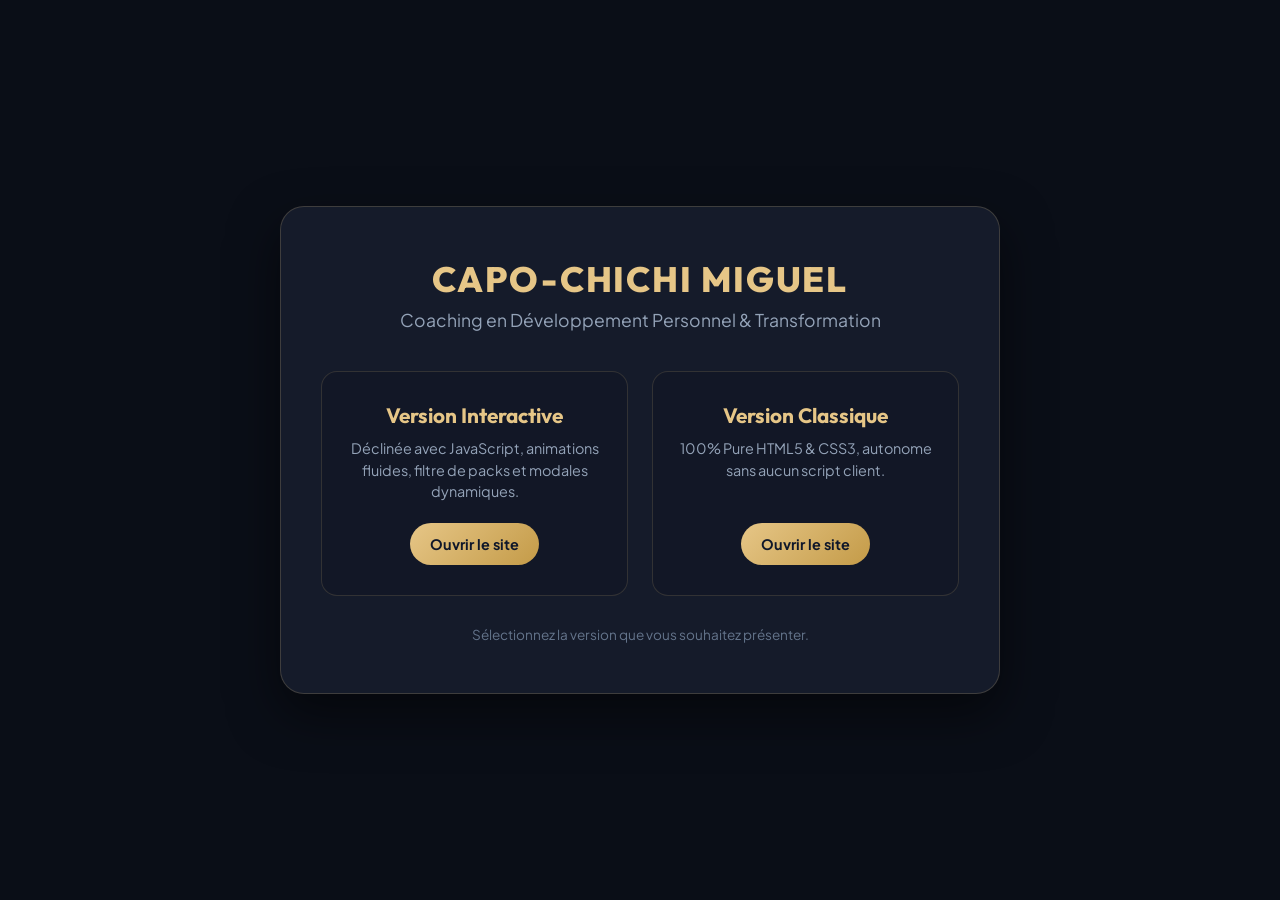
<file: Site/index.html>
<!DOCTYPE html>
<html lang="fr">
<head>
  <meta charset="UTF-8">
  <meta name="viewport" content="width=device-width, initial-scale=1.0">
  <title>CAPO-CHICHI Miguel | Site Vitrine Coaching</title>
  <meta name="description" content="Portail des versions du site vitrine de coaching en développement personnel par Miguel CAPO-CHICHI.">
  <style>
    @import url('https://fonts.googleapis.com/css2?family=Outfit:wght@400;600;800&family=Plus+Jakarta+Sans:wght@400;500;600&display=swap');
    * { margin: 0; padding: 0; box-sizing: border-box; }
    body {
      font-family: 'Plus Jakarta Sans', sans-serif;
      background: #0A0E17;
      color: #F8FAFC;
      min-height: 100vh;
      display: flex;
      flex-direction: column;
      justify-content: center;
      align-items: center;
      padding: 30px;
    }
    .portal-card {
      background: rgba(26, 34, 52, 0.7);
      border: 1px solid rgba(230, 198, 135, 0.2);
      border-radius: 24px;
      padding: 50px 40px;
      max-width: 720px;
      width: 100%;
      text-align: center;
      box-shadow: 0 20px 50px rgba(0, 0, 0, 0.5);
    }
    .brand-title {
      font-family: 'Outfit', sans-serif;
      font-size: 2.2rem;
      font-weight: 800;
      color: #E6C687;
      letter-spacing: 0.05em;
      margin-bottom: 8px;
    }
    .brand-subtitle {
      color: #94A3B8;
      font-size: 1.1rem;
      margin-bottom: 40px;
    }
    .options-grid {
      display: grid;
      grid-template-columns: 1fr 1fr;
      gap: 24px;
      margin-bottom: 30px;
    }
    .option-box {
      background: rgba(18, 24, 38, 0.9);
      border: 1px solid rgba(230, 198, 135, 0.15);
      border-radius: 16px;
      padding: 30px 20px;
      text-decoration: none;
      color: #F8FAFC;
      transition: all 0.3s ease;
      display: flex;
      flex-direction: column;
      justify-content: space-between;
    }
    .option-box:hover {
      border-color: #E6C687;
      transform: translateY(-5px);
      box-shadow: 0 10px 30px rgba(230, 198, 135, 0.15);
    }
    .option-title {
      font-family: 'Outfit', sans-serif;
      font-size: 1.3rem;
      font-weight: 700;
      color: #E6C687;
      margin-bottom: 10px;
    }
    .option-desc {
      font-size: 0.9rem;
      color: #94A3B8;
      line-height: 1.5;
      margin-bottom: 20px;
    }
    .btn-action {
      display: inline-block;
      padding: 12px 20px;
      border-radius: 999px;
      background: linear-gradient(135deg, #E6C687 0%, #C49B48 100%);
      color: #0F172A;
      font-weight: 700;
      font-size: 0.9rem;
    }
    .footer-note {
      font-size: 0.85rem;
      color: #64748B;
      margin-top: 15px;
    }
    @media (max-width: 600px) {
      .options-grid { grid-template-columns: 1fr; }
      .portal-card { padding: 30px 20px; }
    }
  </style>
</head>
<body>

  <div class="portal-card">
    <div class="brand-title">CAPO-CHICHI MIGUEL</div>
    <div class="brand-subtitle">Coaching en Développement Personnel & Transformation</div>

    <div class="options-grid">
      <a href="./interactive/" class="option-box">
        <div>
          <div class="option-title">Version Interactive</div>
          <div class="option-desc">Déclinée avec JavaScript, animations fluides, filtre de packs et modales dynamiques.</div>
        </div>
        <div>
          <span class="btn-action">Ouvrir le site</span>
        </div>
      </a>

      <a href="./classique/" class="option-box">
        <div>
          <div class="option-title">Version Classique</div>
          <div class="option-desc">100% Pure HTML5 & CSS3, autonome sans aucun script client.</div>
        </div>
        <div>
          <span class="btn-action">Ouvrir le site</span>
        </div>
      </a>
    </div>

    <div class="footer-note">
      Sélectionnez la version que vous souhaitez présenter.
    </div>
  </div>

</body>
</html>
</file>
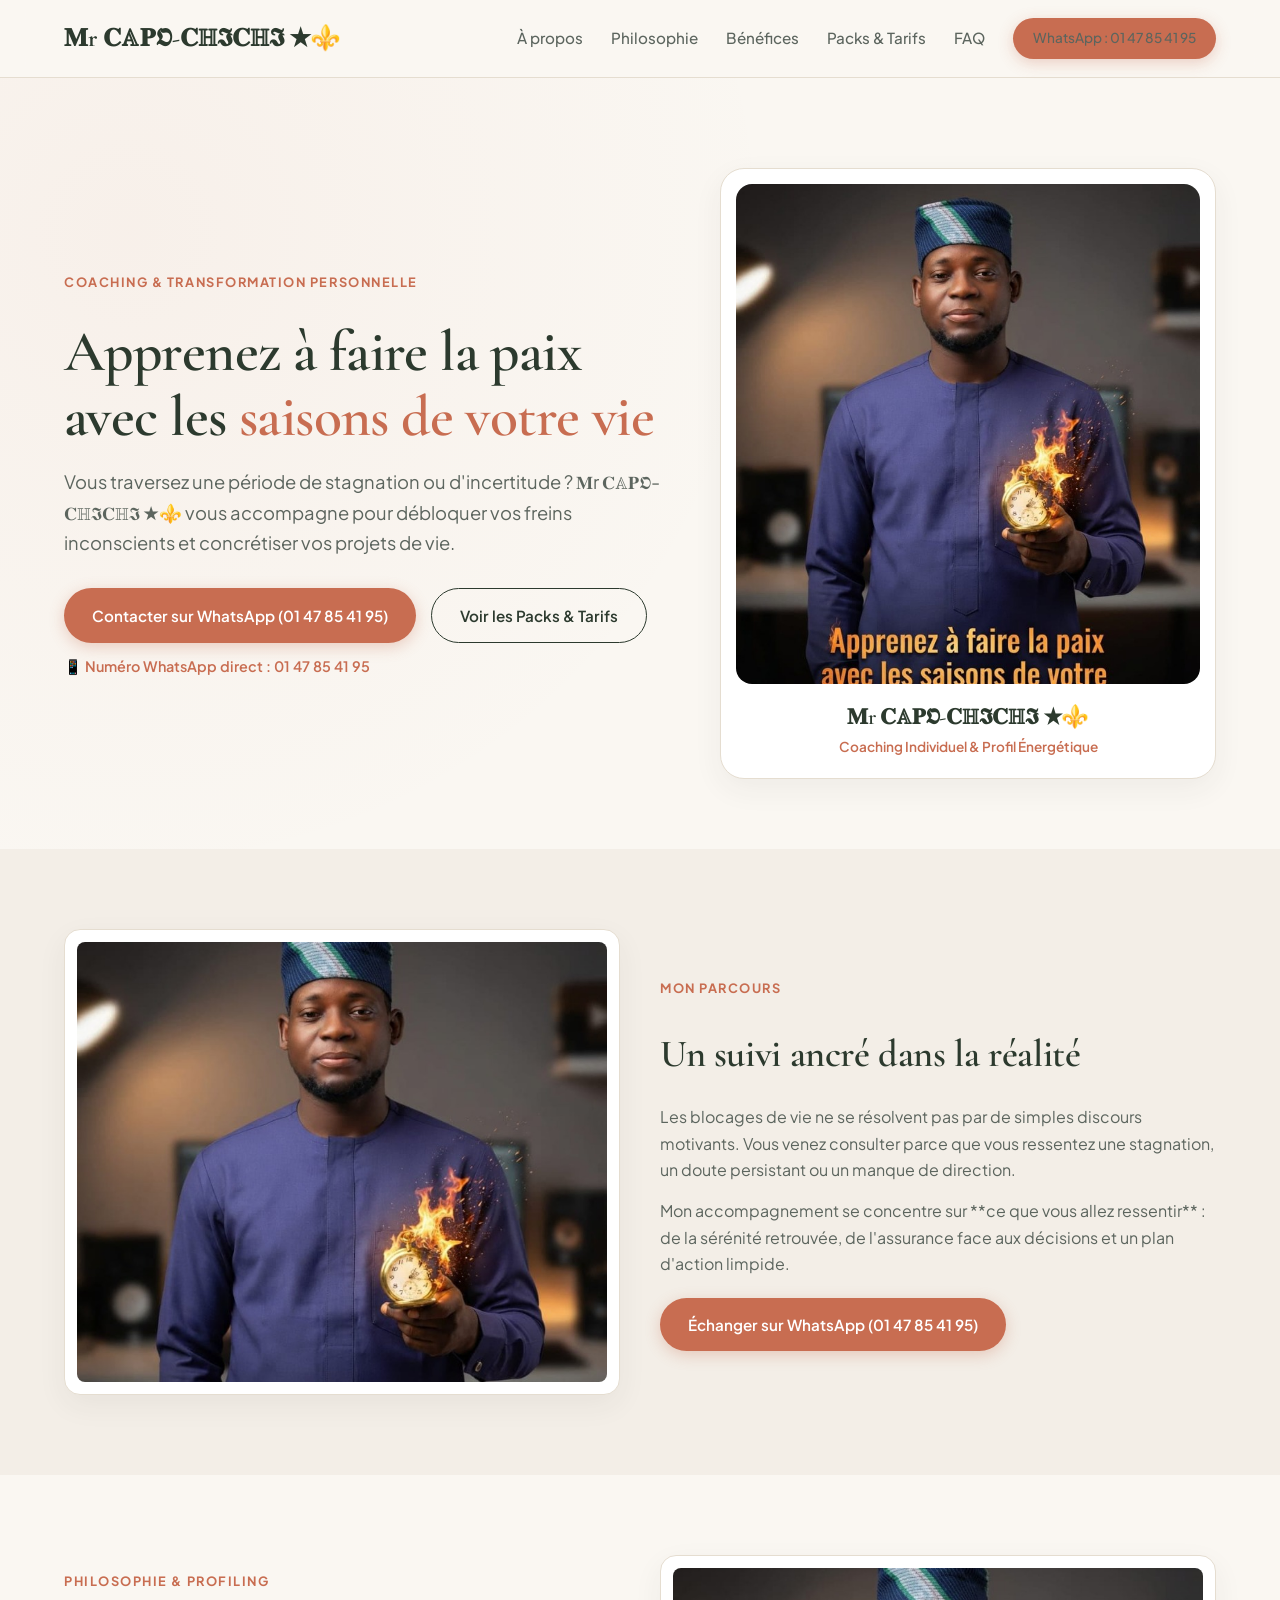
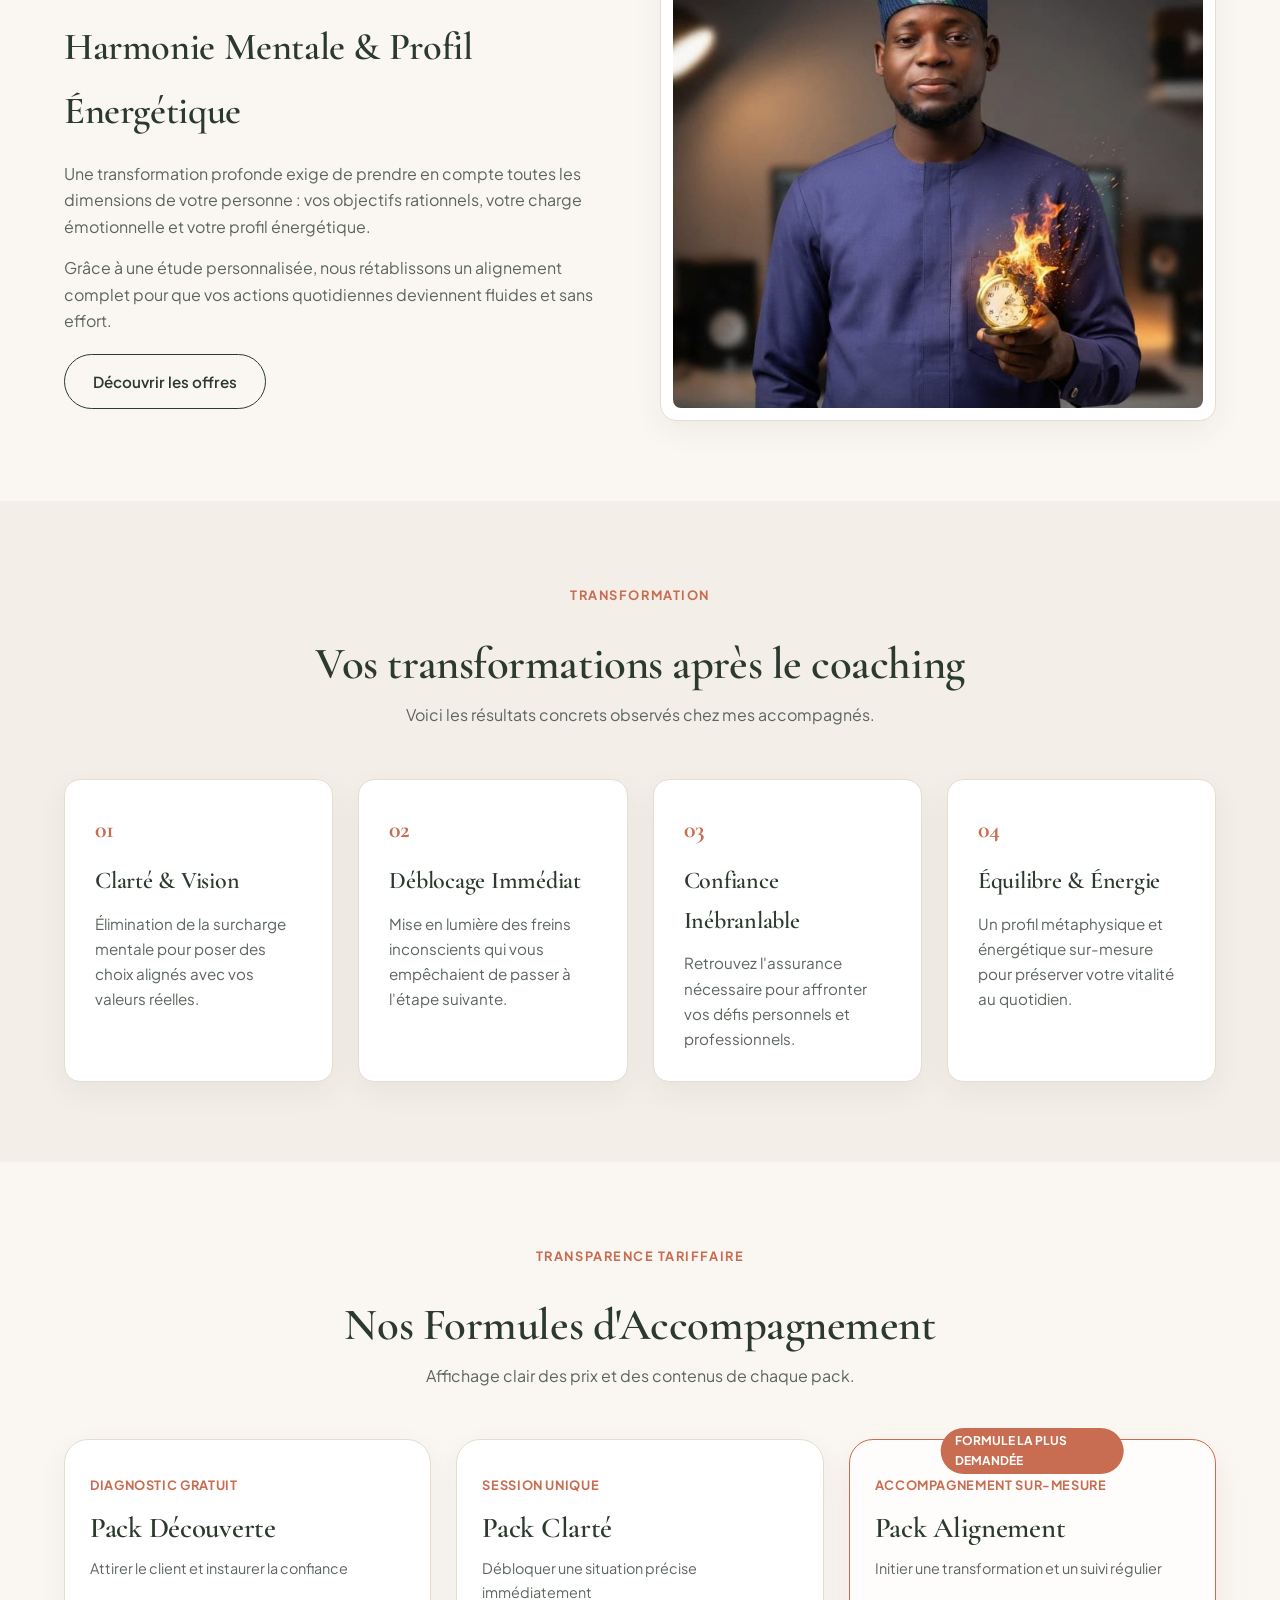
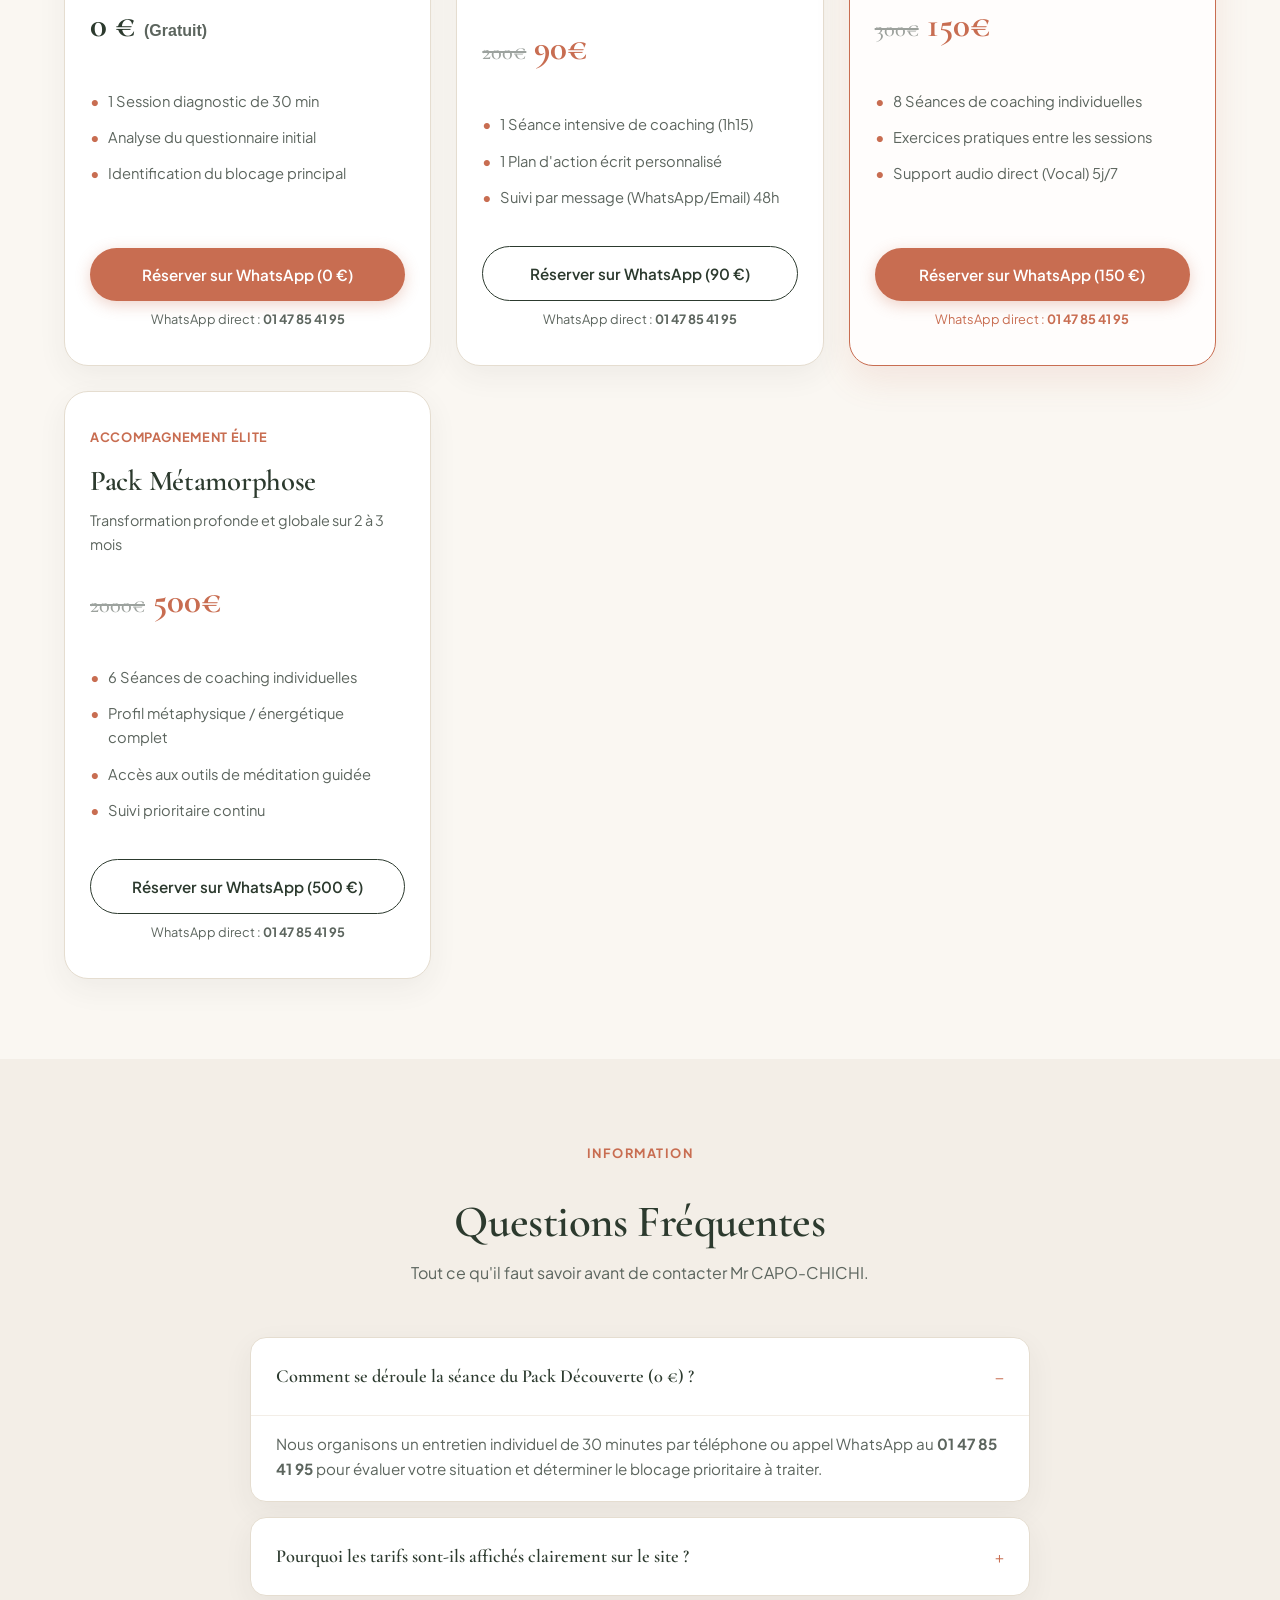
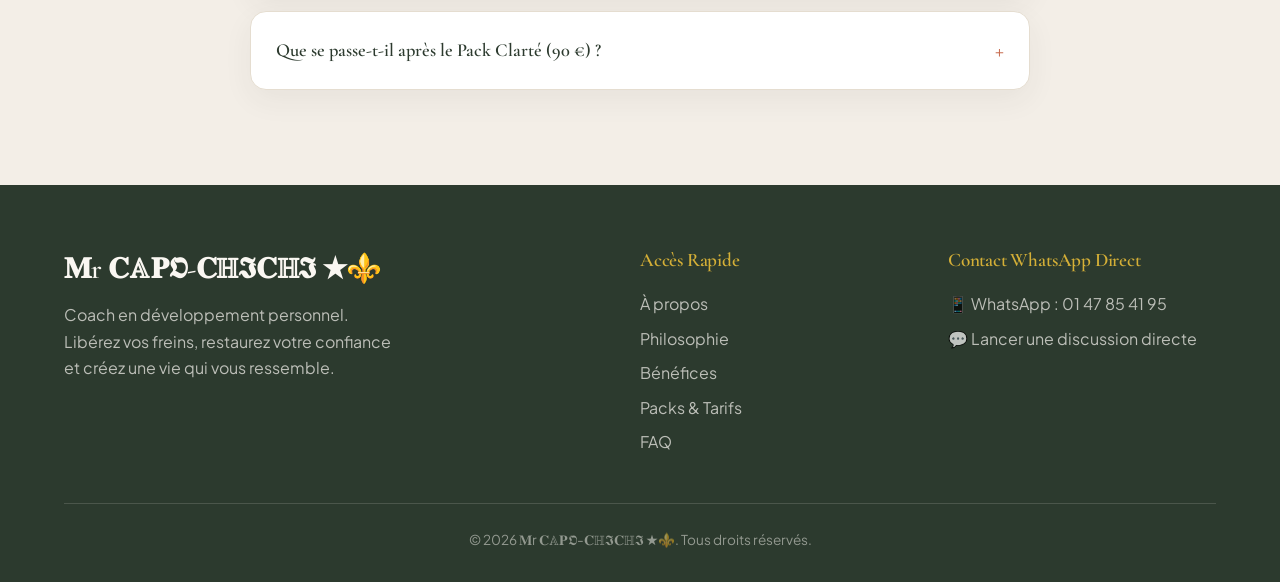
<file: Site/classique/index.html>
<!DOCTYPE html>
<html lang="fr">
<head>
  <meta charset="UTF-8">
  <meta name="viewport" content="width=device-width, initial-scale=1.0">
  <title>𝐌r 𝐂𝔸𝐏𝕺-𝐂ℍ𝕴𝐂ℍ𝕴 ★⚜️ | Coaching en Développement Personnel</title>
  <meta name="description" content="Site vitrine de coaching en développement personnel par 𝐌r 𝐂𝔸𝐏𝕺-𝐂ℍ𝕴𝐂ℍ𝕴 ★⚜️. Version 100% pure HTML5 & CSS3. Contact WhatsApp : 01 47 85 41 95.">
  <link rel="stylesheet" href="css/style.css">
</head>
<body>

  <!-- HEADER -->
  <header class="header">
    <div class="container nav-wrapper">
      <a href="#" class="logo">
        𝐌r 𝐂𝔸𝐏𝕺-𝐂ℍ𝕴𝐂ℍ𝕴 ★⚜️
      </a>

      <!-- CSS Checkbox Navigation Toggle -->
      <input type="checkbox" id="nav-toggle">
      <label for="nav-toggle" class="nav-toggle-label" title="Ouvrir le menu">☰</label>

      <ul class="nav-links">
        <li><a href="#about">À propos</a></li>
        <li><a href="#philosophie">Philosophie</a></li>
        <li><a href="#benefices">Bénéfices</a></li>
        <li><a href="#packs">Packs & Tarifs</a></li>
        <li><a href="#faq">FAQ</a></li>
        <li>
          <a href="https://wa.me/2290147854195?text=Bonjour%20Mr%20CAPO-CHICHI,%20je%20souhaite%20reserver%20une%20session%20diagnostic" target="_blank" class="btn btn-primary" style="padding: 9px 20px; font-size: 0.85rem;">
            WhatsApp : 01 47 85 41 95
          </a>
        </li>
      </ul>
    </div>
  </header>

  <!-- HERO SECTION -->
  <section class="hero">
    <div class="container hero-grid">
      <div class="hero-content">
        <div class="subtitle-tag">COACHING & TRANSFORMATION PERSONNELLE</div>
        <h1>Apprenez à faire la paix avec les <span style="color: var(--terracotta);">saisons de votre vie</span></h1>
        <p class="hero-subtitle">
          Vous traversez une période de stagnation ou d'incertitude ? 𝐌r 𝐂𝔸𝐏𝕺-𝐂ℍ𝕴𝐂ℍ𝕴 ★⚜️ vous accompagne pour débloquer vos freins inconscients et concrétiser vos projets de vie.
        </p>
        <div style="display: flex; gap: 15px; flex-wrap: wrap;">
          <a href="https://wa.me/2290147854195?text=Bonjour%20Mr%20CAPO-CHICHI,%20je%20souhaite%20reserver%20ma%20session%20diagnostic" target="_blank" class="btn btn-primary">
            Contacter sur WhatsApp (01 47 85 41 95)
          </a>
          <a href="#packs" class="btn btn-outline">
            Voir les Packs & Tarifs
          </a>
        </div>
        <div style="margin-top: 12px; font-size: 0.9rem; color: var(--terracotta); font-weight: 600;">
          📱 Numéro WhatsApp direct : 01 47 85 41 95
        </div>
      </div>

      <div class="hero-card">
        <img src="images/miguel_hero.jpg" alt="𝐌r 𝐂𝔸𝐏𝕺-𝐂ℍ𝕴𝐂ℍ𝕴 ★⚜️ Coach">
        <div class="hero-card-caption">
          <h4>𝐌r 𝐂𝔸𝐏𝕺-𝐂ℍ𝕴𝐂ℍ𝕴 ★⚜️</h4>
          <p>Coaching Individuel & Profil Énergétique</p>
        </div>
      </div>
    </div>
  </section>

  <!-- À PROPOS & PARCOURS -->
  <section class="section section-alt" id="about">
    <div class="container about-grid">
      <div class="photo-card">
        <img src="images/miguel_apropos.jpg" alt="𝐌r 𝐂𝔸𝐏𝕺-𝐂ℍ𝕴𝐂ℍ𝕴 ★⚜️ parcours professionnel">
      </div>
      <div>
        <div class="subtitle-tag">MON PARCOURS</div>
        <h2 style="font-size: 2.4rem; color: var(--forest-green); margin: 12px 0 18px;">Un suivi ancré dans la réalité</h2>
        <p style="color: var(--text-muted); margin-bottom: 15px;">
          Les blocages de vie ne se résolvent pas par de simples discours motivants. Vous venez consulter parce que vous ressentez une stagnation, un doute persistant ou un manque de direction.
        </p>
        <p style="color: var(--text-muted); margin-bottom: 20px;">
          Mon accompagnement se concentre sur **ce que vous allez ressentir** : de la sérénité retrouvée, de l'assurance face aux décisions et un plan d'action limpide.
        </p>
        <a href="https://wa.me/2290147854195?text=Bonjour%20Mr%20CAPO-CHICHI,%20je%20souhaite%20echanger%20avec%20vous" target="_blank" class="btn btn-primary">Échanger sur WhatsApp (01 47 85 41 95)</a>
      </div>
    </div>
  </section>

  <!-- PHILOSOPHIE & ÉNERGIE -->
  <section class="section" id="philosophie">
    <div class="container about-grid">
      <div>
        <div class="subtitle-tag">PHILOSOPHIE & PROFILING</div>
        <h2 style="font-size: 2.4rem; color: var(--forest-green); margin: 12px 0 18px;">Harmonie Mentale & Profil Énergétique</h2>
        <p style="color: var(--text-muted); margin-bottom: 15px;">
          Une transformation profonde exige de prendre en compte toutes les dimensions de votre personne : vos objectifs rationnels, votre charge émotionnelle et votre profil énergétique.
        </p>
        <p style="color: var(--text-muted); margin-bottom: 20px;">
          Grâce à une étude personnalisée, nous rétablissons un alignement complet pour que vos actions quotidiennes deviennent fluides et sans effort.
        </p>
        <a href="#packs" class="btn btn-outline">Découvrir les offres</a>
      </div>
      <div class="photo-card">
        <img src="images/miguel_philosophie.jpg" alt="𝐌r 𝐂𝔸𝐏𝕺-𝐂ℍ𝕴𝐂ℍ𝕴 ★⚜️ accompagnement">
      </div>
    </div>
  </section>

  <!-- BÉNÉFICES ÉMOTIONNELS -->
  <section class="section section-alt" id="benefices">
    <div class="container">
      <div class="section-title">
        <div class="subtitle-tag">TRANSFORMATION</div>
        <h2>Vos transformations après le coaching</h2>
        <p style="color: var(--text-muted);">Voici les résultats concrets observés chez mes accompagnés.</p>
      </div>

      <div class="benefits-grid">
        <div class="benefit-card">
          <div class="benefit-number">01</div>
          <h3>Clarté & Vision</h3>
          <p>Élimination de la surcharge mentale pour poser des choix alignés avec vos valeurs réelles.</p>
        </div>
        <div class="benefit-card">
          <div class="benefit-number">02</div>
          <h3>Déblocage Immédiat</h3>
          <p>Mise en lumière des freins inconscients qui vous empêchaient de passer à l'étape suivante.</p>
        </div>
        <div class="benefit-card">
          <div class="benefit-number">03</div>
          <h3>Confiance Inébranlable</h3>
          <p>Retrouvez l'assurance nécessaire pour affronter vos défis personnels et professionnels.</p>
        </div>
        <div class="benefit-card">
          <div class="benefit-number">04</div>
          <h3>Équilibre & Énergie</h3>
          <p>Un profil métaphysique et énergétique sur-mesure pour préserver votre vitalité au quotidien.</p>
        </div>
      </div>
    </div>
  </section>

  <!-- PACKS & TARIFS -->
  <section class="section" id="packs">
    <div class="container">
      <div class="section-title">
        <div class="subtitle-tag">TRANSPARENCE TARIFFAIRE</div>
        <h2>Nos Formules d'Accompagnement</h2>
        <p style="color: var(--text-muted);">Affichage clair des prix et des contenus de chaque pack.</p>
      </div>

      <div class="packs-grid">

        <!-- PACK 1: DÉCOUVERTE -->
        <div class="pack-card">
          <div class="pack-header">
            <div class="pack-tag">Diagnostic Gratuit</div>
            <h3 class="pack-title" style="margin-top: 5px;">Pack Découverte</h3>
            <div class="pack-objective">Attirer le client et instaurer la confiance</div>
            <div class="pack-price">0 € <span style="font-size: 1rem; color: var(--text-muted); font-family: sans-serif;">(Gratuit)</span></div>
          </div>
          <ul class="pack-features">
            <li>1 Session diagnostic de 30 min</li>
            <li>Analyse du questionnaire initial</li>
            <li>Identification du blocage principal</li>
          </ul>
          <div>
            <a href="https://wa.me/2290147854195?text=Bonjour%20Mr%20CAPO-CHICHI,%20je%20souhaite%20reserver%20le%20Pack%20Decouverte%20(0€)" target="_blank" class="btn btn-primary" style="width: 100%;">
              Réserver sur WhatsApp (0 €)
            </a>
            <div style="text-align: center; margin-top: 8px; font-size: 0.8rem; color: var(--text-muted);">
              WhatsApp direct : <strong>01 47 85 41 95</strong>
            </div>
          </div>
        </div>

        <!-- PACK 2: CLARTÉ -->
        <div class="pack-card">
          <div class="pack-header">
            <div class="pack-tag">Session Unique</div>
            <h3 class="pack-title" style="margin-top: 5px;">Pack Clarté</h3>
            <div class="pack-objective">Débloquer une situation précise immédiatement</div>
            <div class="pack-price">
              <span class="price-strikethrough">200€</span> <span class="price-current">90€</span>
            </div>
          </div>
          <ul class="pack-features">
            <li>1 Séance intensive de coaching (1h15)</li>
            <li>1 Plan d'action écrit personnalisé</li>
            <li>Suivi par message (WhatsApp/Email) 48h</li>
          </ul>
          <div>
            <a href="https://wa.me/2290147854195?text=Bonjour%20Mr%20CAPO-CHICHI,%20je%20souhaite%20reserver%20le%20Pack%20Clarte%20(90€)" target="_blank" class="btn btn-outline" style="width: 100%;">
              Réserver sur WhatsApp (90 €)
            </a>
            <div style="text-align: center; margin-top: 8px; font-size: 0.8rem; color: var(--text-muted);">
              WhatsApp direct : <strong>01 47 85 41 95</strong>
            </div>
          </div>
        </div>

        <!-- PACK 3: ALIGNEMENT -->
        <div class="pack-card featured">
          <div class="featured-ribbon">Formule la plus demandée</div>
          <div class="pack-header">
            <div class="pack-tag">Accompagnement Sur-Mesure</div>
            <h3 class="pack-title" style="margin-top: 5px;">Pack Alignement</h3>
            <div class="pack-objective">Initier une transformation et un suivi régulier</div>
            <div class="pack-price">
              <span class="price-strikethrough">300€</span> <span class="price-current">150€</span>
            </div>
          </div>
          <ul class="pack-features">
            <li>8 Séances de coaching individuelles</li>
            <li>Exercices pratiques entre les sessions</li>
            <li>Support audio direct (Vocal) 5j/7</li>
          </ul>
          <div>
            <a href="https://wa.me/2290147854195?text=Bonjour%20Mr%20CAPO-CHICHI,%20je%20souhaite%20reserver%20le%20Pack%20Alignement%20(150€)" target="_blank" class="btn btn-primary" style="width: 100%;">
              Réserver sur WhatsApp (150 €)
            </a>
            <div style="text-align: center; margin-top: 8px; font-size: 0.8rem; color: var(--terracotta);">
              WhatsApp direct : <strong>01 47 85 41 95</strong>
            </div>
          </div>
        </div>

        <!-- PACK 4: MÉTAMORPHOSE -->
        <div class="pack-card">
          <div class="pack-header">
            <div class="pack-tag">Accompagnement Élite</div>
            <h3 class="pack-title" style="margin-top: 5px;">Pack Métamorphose</h3>
            <div class="pack-objective">Transformation profonde et globale sur 2 à 3 mois</div>
            <div class="pack-price">
              <span class="price-strikethrough">2000€</span> <span class="price-current">500€</span>
            </div>
          </div>
          <ul class="pack-features">
            <li>6 Séances de coaching individuelles</li>
            <li>Profil métaphysique / énergétique complet</li>
            <li>Accès aux outils de méditation guidée</li>
            <li>Suivi prioritaire continu</li>
          </ul>
          <div>
            <a href="https://wa.me/2290147854195?text=Bonjour%20Mr%20CAPO-CHICHI,%20je%20souhaite%20reserver%20le%20Pack%20Metamorphose%20(500€)" target="_blank" class="btn btn-outline" style="width: 100%;">
              Réserver sur WhatsApp (500 €)
            </a>
            <div style="text-align: center; margin-top: 8px; font-size: 0.8rem; color: var(--text-muted);">
              WhatsApp direct : <strong>01 47 85 41 95</strong>
            </div>
          </div>
        </div>

      </div>
    </div>
  </section>

  <!-- FAQ -->
  <section class="section section-alt" id="faq">
    <div class="container">
      <div class="section-title">
        <div class="subtitle-tag">INFORMATION</div>
        <h2>Questions Fréquentes</h2>
        <p style="color: var(--text-muted);">Tout ce qu'il faut savoir avant de contacter Mr CAPO-CHICHI.</p>
      </div>

      <div class="faq-list">
        <details class="faq-item" open>
          <summary>Comment se déroule la séance du Pack Découverte (0 €) ?</summary>
          <div class="faq-answer">
            Nous organisons un entretien individuel de 30 minutes par téléphone ou appel WhatsApp au <strong>01 47 85 41 95</strong> pour évaluer votre situation et déterminer le blocage prioritaire à traiter.
          </div>
        </details>

        <details class="faq-item">
          <summary>Pourquoi les tarifs sont-ils affichés clairement sur le site ?</summary>
          <div class="faq-answer">
            Afficher clairement les prix instaure une relation de transparence, filtre les curieux et attire des personnes pleinement engagées dans leur démarche.
          </div>
        </details>

        <details class="faq-item">
          <summary>Que se passe-t-il après le Pack Clarté (90 €) ?</summary>
          <div class="faq-answer">
            Vous ressortez de la séance de 1h15 avec une feuille de route écrite et vous bénéficiez de 48h d'assistance par message WhatsApp au 01 47 85 41 95 pour mettre en œuvre les premières actions.
          </div>
        </details>
      </div>
    </div>
  </section>

  <!-- FOOTER -->
  <footer class="footer">
    <div class="container">
      <div class="footer-grid">
        <div class="footer-brand">
          <h3>𝐌r 𝐂𝔸𝐏𝕺-𝐂ℍ𝕴𝐂ℍ𝕴 ★⚜️</h3>
          <p>Coach en développement personnel. Libérez vos freins, restaurez votre confiance et créez une vie qui vous ressemble.</p>
        </div>

        <div class="footer-links">
          <h4>Accès Rapide</h4>
          <ul>
            <li><a href="#about">À propos</a></li>
            <li><a href="#philosophie">Philosophie</a></li>
            <li><a href="#benefices">Bénéfices</a></li>
            <li><a href="#packs">Packs & Tarifs</a></li>
            <li><a href="#faq">FAQ</a></li>
          </ul>
        </div>

        <div class="footer-links">
          <h4>Contact WhatsApp Direct</h4>
          <ul>
            <li><a href="https://wa.me/2290147854195" target="_blank">📱 WhatsApp : 01 47 85 41 95</a></li>
            <li><a href="https://wa.me/2290147854195" target="_blank">💬 Lancer une discussion directe</a></li>
          </ul>
        </div>
      </div>

      <div class="footer-bottom">
        &copy; 2026 𝐌r 𝐂𝔸𝐏𝕺-𝐂ℍ𝕴𝐂ℍ𝕴 ★⚜️. Tous droits réservés.
      </div>
    </div>
  </footer>

</body>
</html>
</file>
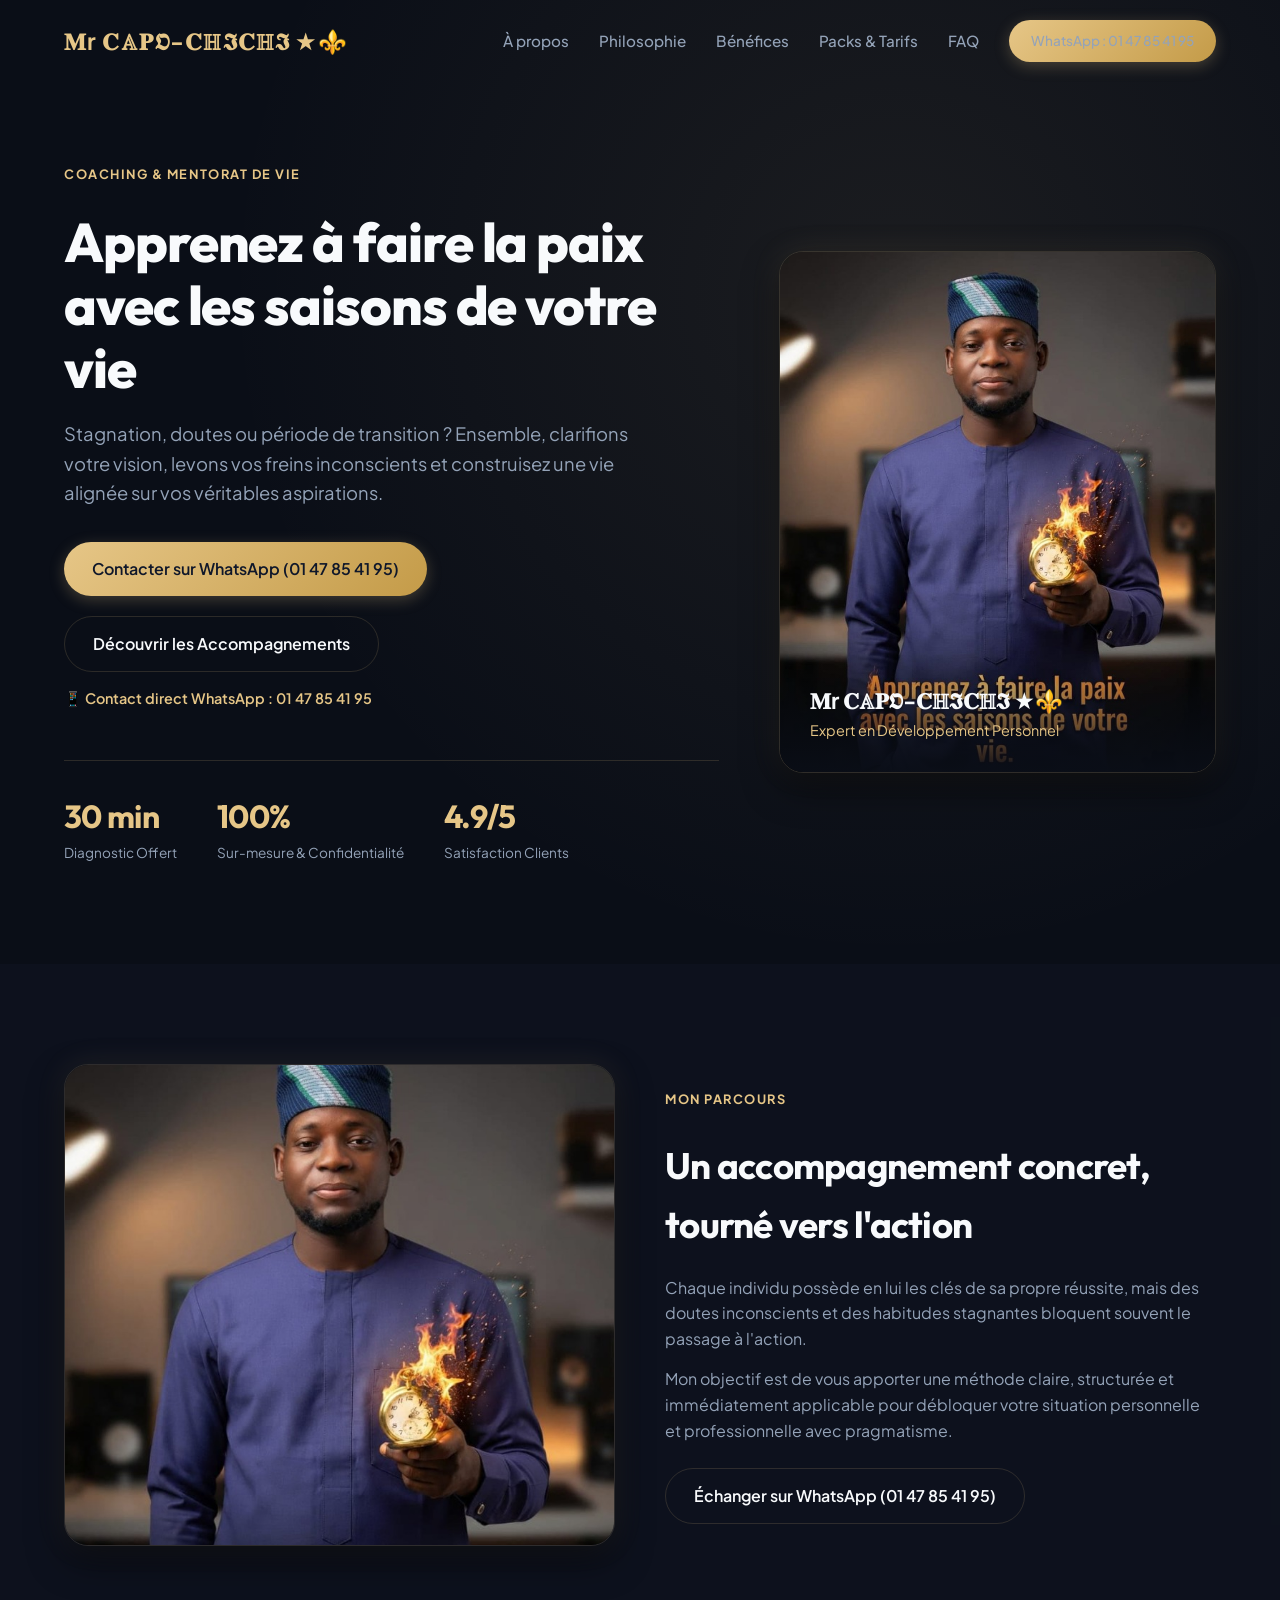
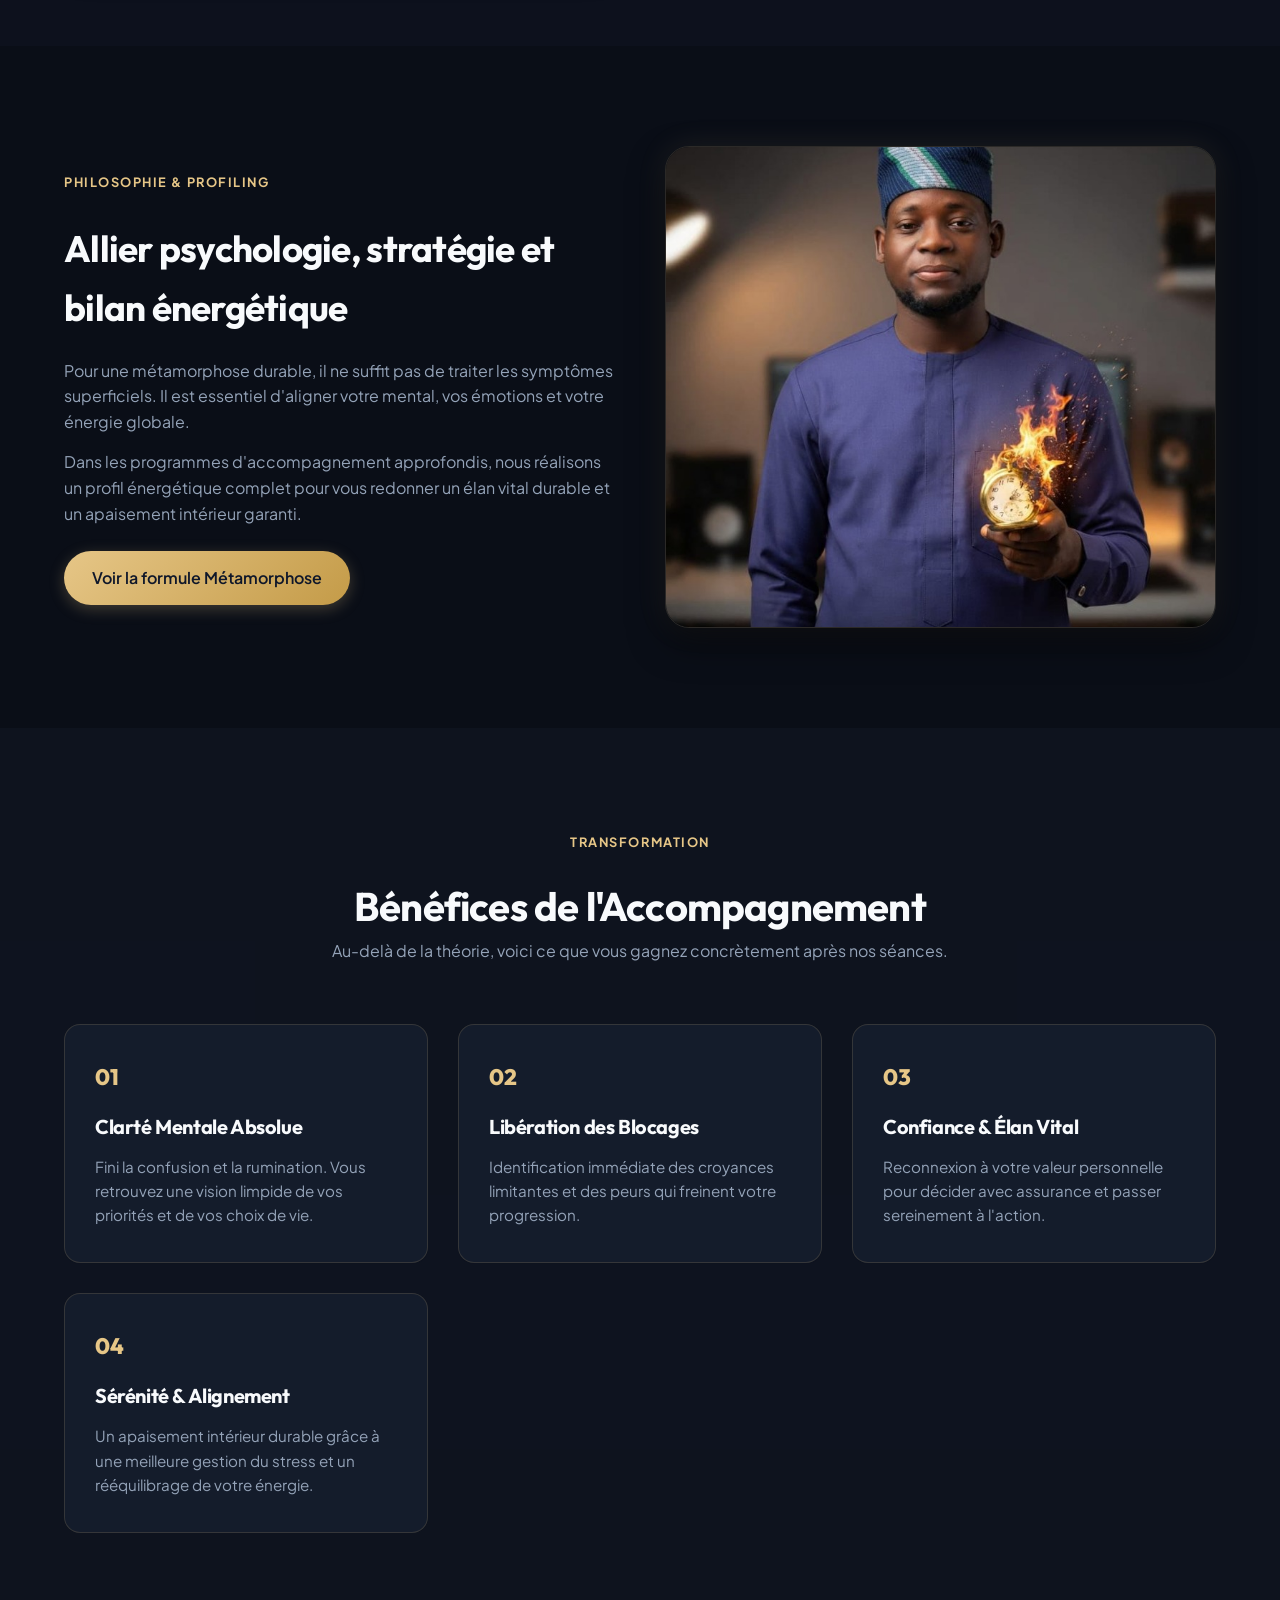
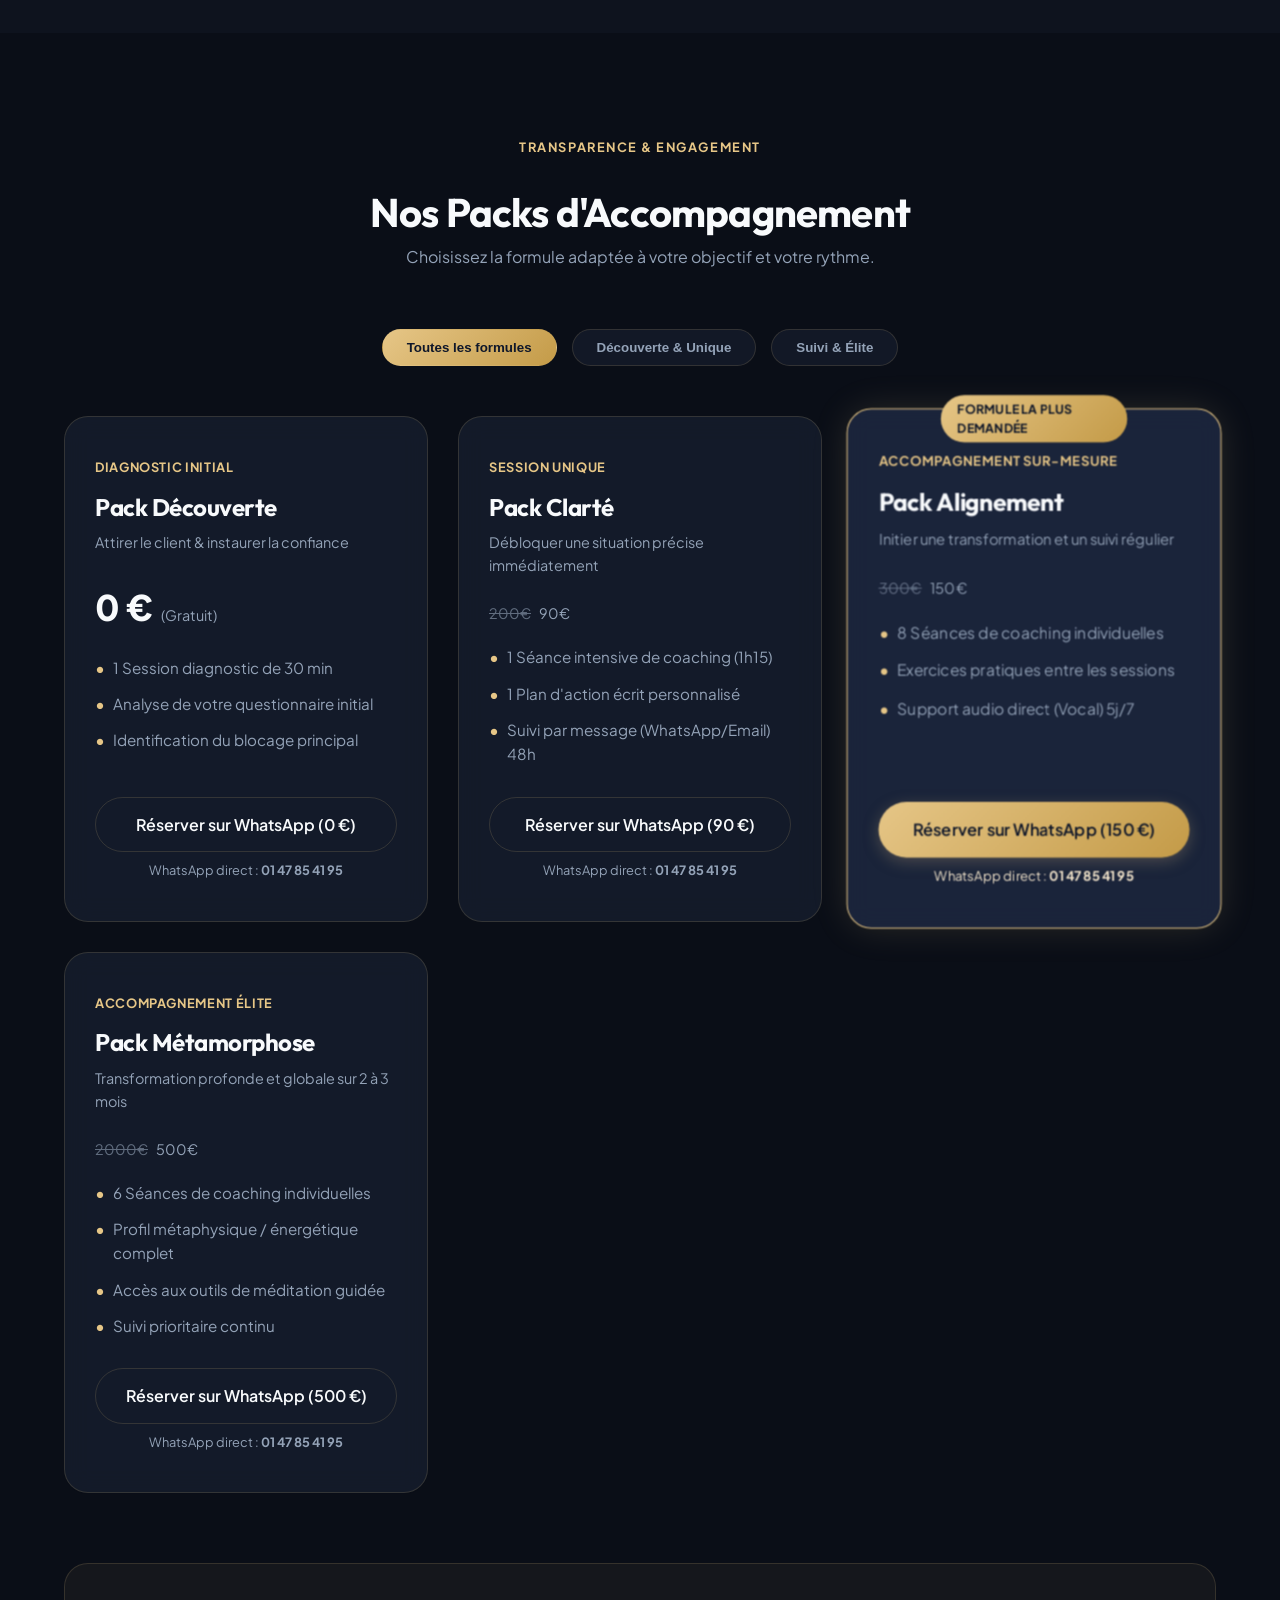
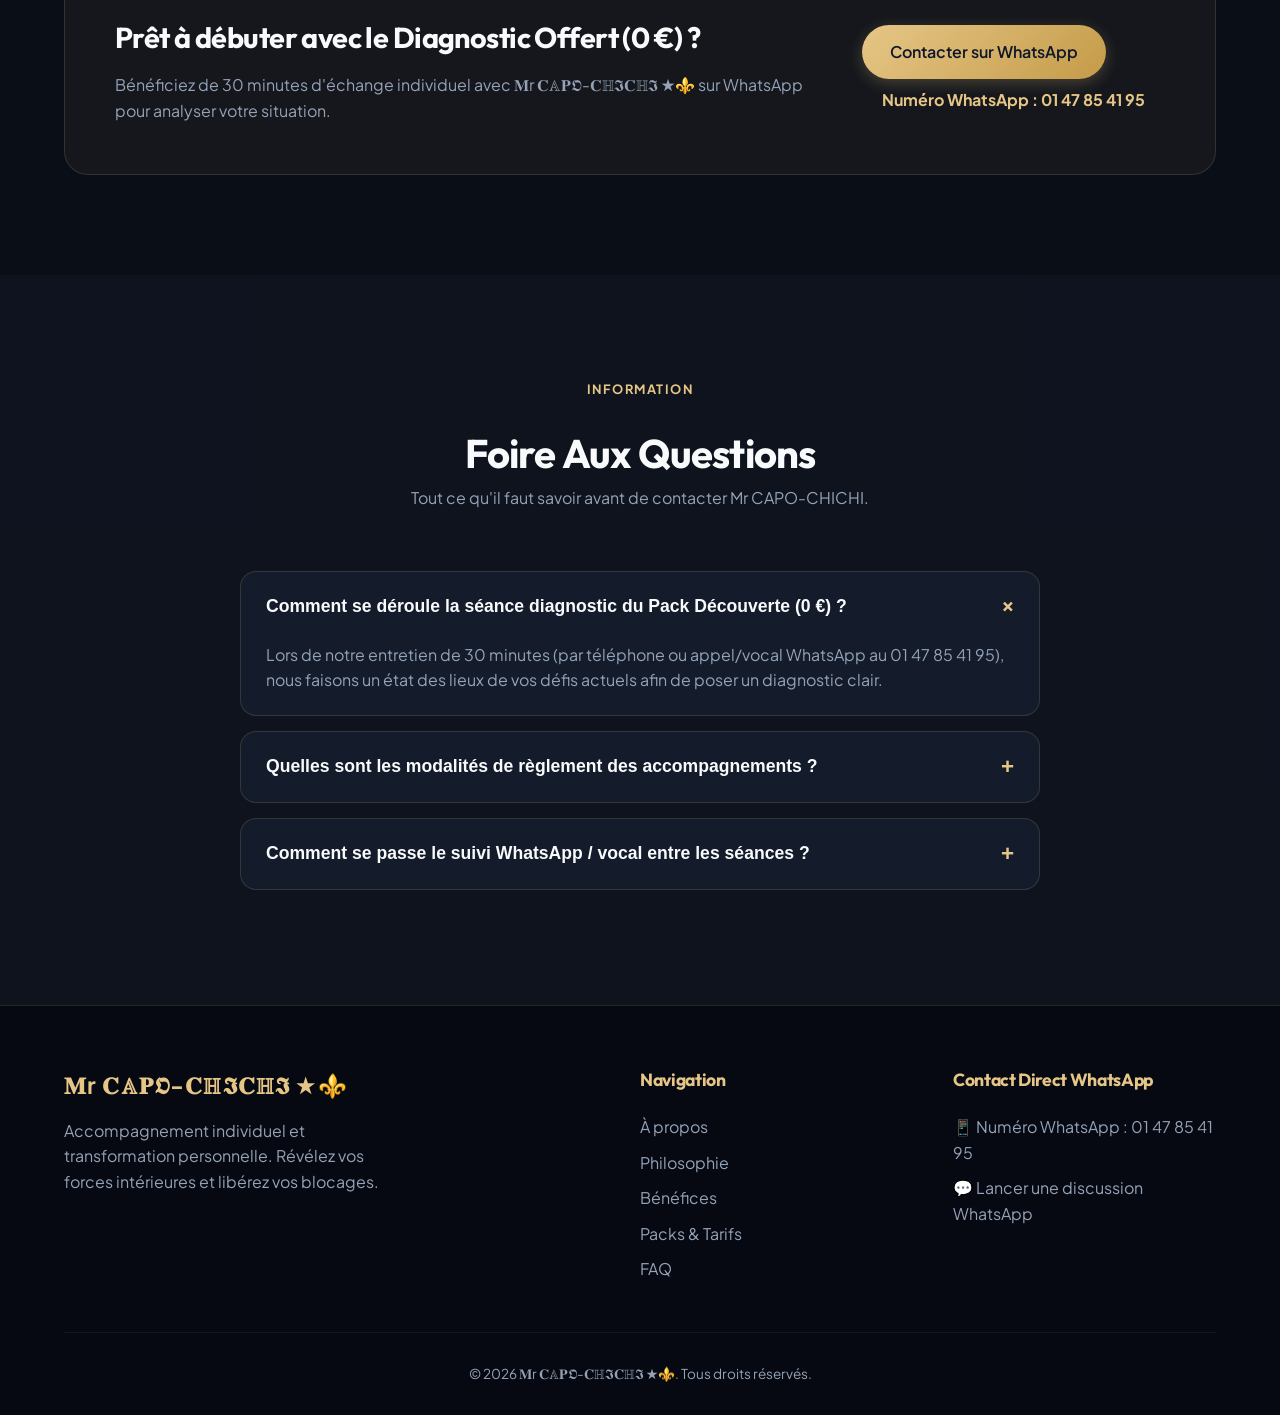
<file: Site/interactive/index.html>
<!DOCTYPE html>
<html lang="fr">
<head>
  <meta charset="UTF-8">
  <meta name="viewport" content="width=device-width, initial-scale=1.0">
  <title>𝐌r 𝐂𝔸𝐏𝕺-𝐂ℍ𝕴𝐂ℍ𝕴 ★⚜️ | Coaching en Développement Personnel</title>
  <meta name="description" content="Accompagnement individuel et transformation personnelle avec 𝐌r 𝐂𝔸𝐏𝕺-𝐂ℍ𝕴𝐂ℍ𝕴 ★⚜️. Apprenez à faire la paix avec les saisons de votre vie. Contact WhatsApp : 01 47 85 41 95.">
  <link rel="stylesheet" href="css/style.css">
</head>
<body>

  <!-- HEADER -->
  <header class="header">
    <div class="container nav-wrapper">
      <a href="#" class="logo">
        𝐌r 𝐂𝔸𝐏𝕺-𝐂ℍ𝕴𝐂ℍ𝕴 ★⚜️
      </a>
      <ul class="nav-links" id="navLinks">
        <li><a href="#about">À propos</a></li>
        <li><a href="#philosophie">Philosophie</a></li>
        <li><a href="#benefices">Bénéfices</a></li>
        <li><a href="#packs">Packs & Tarifs</a></li>
        <li><a href="#faq">FAQ</a></li>
        <li>
          <a href="https://wa.me/2290147854195?text=Bonjour%20Mr%20CAPO-CHICHI,%20je%20souhaite%20reserver%20une%20session%20diagnostic" target="_blank" class="btn btn-primary" style="padding: 10px 22px; font-size: 0.85rem;">
            WhatsApp : 01 47 85 41 95
          </a>
        </li>
      </ul>
      <button class="mobile-toggle" id="mobileToggle" aria-label="Menu principal">☰</button>
    </div>
  </header>

  <!-- HERO SECTION -->
  <section class="hero">
    <div class="container hero-grid">
      <div class="hero-content">
        <div class="subtitle-tag">COACHING & MENTORAT DE VIE</div>
        <h1>Apprenez à faire la paix avec les <span class="text-gold">saisons de votre vie</span></h1>
        <p class="hero-subtitle">
          Stagnation, doutes ou période de transition ? Ensemble, clarifions votre vision, levons vos freins inconscients et construisez une vie alignée sur vos véritables aspirations.
        </p>
        <div class="hero-actions">
          <a href="https://wa.me/2290147854195?text=Bonjour%20Mr%20CAPO-CHICHI,%20je%20souhaite%20reserver%20ma%20session%20diagnostic%20gratuite" target="_blank" class="btn btn-primary">
            Contacter sur WhatsApp (01 47 85 41 95)
          </a>
          <a href="#packs" class="btn btn-outline">Découvrir les Accompagnements</a>
        </div>
        <div style="margin-top: 15px; font-size: 0.9rem; color: var(--gold-primary); font-weight: 600;">
          📱 Contact direct WhatsApp : 01 47 85 41 95
        </div>
        <div class="hero-stats">
          <div class="stat-item">
            <h3>30 min</h3>
            <p>Diagnostic Offert</p>
          </div>
          <div class="stat-item">
            <h3>100%</h3>
            <p>Sur-mesure & Confidentialité</p>
          </div>
          <div class="stat-item">
            <h3>4.9/5</h3>
            <p>Satisfaction Clients</p>
          </div>
        </div>
      </div>

      <div class="hero-card">
        <img src="images/miguel_hero.jpg" alt="𝐌r 𝐂𝔸𝐏𝕺-𝐂ℍ𝕴𝐂ℍ𝕴 ★⚜️ Coach">
        <div class="hero-card-overlay">
          <div class="hero-card-name">𝐌r 𝐂𝔸𝐏𝕺-𝐂ℍ𝕴𝐂ℍ𝕴 ★⚜️</div>
          <div class="hero-card-title">Expert en Développement Personnel</div>
        </div>
      </div>
    </div>
  </section>

  <!-- À PROPOS & PARCOURS -->
  <section class="section" id="about" style="background: rgba(18, 24, 38, 0.4);">
    <div class="container about-grid">
      <div class="photo-card">
        <img src="images/miguel_apropos.jpg" alt="𝐌r 𝐂𝔸𝐏𝕺-𝐂ℍ𝕴𝐂ℍ𝕴 ★⚜️ accompagnement">
      </div>
      <div>
        <div class="subtitle-tag">MON PARCOURS</div>
        <h2 style="font-size: 2.3rem; margin: 15px 0 20px;">Un accompagnement concret, tourné vers l'action</h2>
        <p style="color: var(--text-muted); margin-bottom: 15px;">
          Chaque individu possède en lui les clés de sa propre réussite, mais des doutes inconscients et des habitudes stagnantes bloquent souvent le passage à l'action.
        </p>
        <p style="color: var(--text-muted); margin-bottom: 25px;">
          Mon objectif est de vous apporter une méthode claire, structurée et immédiatement applicable pour débloquer votre situation personnelle et professionnelle avec pragmatisme.
        </p>
        <a href="https://wa.me/2290147854195?text=Bonjour%20Mr%20CAPO-CHICHI,%20je%20souhaite%20echanger%20avec%20vous" target="_blank" class="btn btn-outline">
          Échanger sur WhatsApp (01 47 85 41 95)
        </a>
      </div>
    </div>
  </section>

  <!-- PHILOSOPHIE & ÉNERGIE -->
  <section class="section" id="philosophie">
    <div class="container about-grid">
      <div>
        <div class="subtitle-tag">PHILOSOPHIE & PROFILING</div>
        <h2 style="font-size: 2.3rem; margin: 15px 0 20px;">Allier psychologie, stratégie et bilan énergétique</h2>
        <p style="color: var(--text-muted); margin-bottom: 15px;">
          Pour une métamorphose durable, il ne suffit pas de traiter les symptômes superficiels. Il est essentiel d'aligner votre mental, vos émotions et votre énergie globale.
        </p>
        <p style="color: var(--text-muted); margin-bottom: 25px;">
          Dans les programmes d'accompagnement approfondis, nous réalisons un profil énergétique complet pour vous redonner un élan vital durable et un apaisement intérieur garanti.
        </p>
        <a href="#packs" class="btn btn-primary">Voir la formule Métamorphose</a>
      </div>
      <div class="photo-card">
        <img src="images/miguel_philosophie.jpg" alt="𝐌r 𝐂𝔸𝐏𝕺-𝐂ℍ𝕴𝐂ℍ𝕴 ★⚜️ profil énergétique">
      </div>
    </div>
  </section>

  <!-- BÉNÉFICES ÉMOTIONNELS -->
  <section class="section" id="benefices" style="background: rgba(18, 24, 38, 0.5);">
    <div class="container">
      <div class="section-title">
        <div class="subtitle-tag">TRANSFORMATION</div>
        <h2>Bénéfices de l'Accompagnement</h2>
        <p style="color: var(--text-muted);">Au-delà de la théorie, voici ce que vous gagnez concrètement après nos séances.</p>
      </div>

      <div class="benefits-grid">
        <div class="benefit-card">
          <div class="benefit-number">01</div>
          <h3>Clarté Mentale Absolue</h3>
          <p>Fini la confusion et la rumination. Vous retrouvez une vision limpide de vos priorités et de vos choix de vie.</p>
        </div>

        <div class="benefit-card">
          <div class="benefit-number">02</div>
          <h3>Libération des Blocages</h3>
          <p>Identification immédiate des croyances limitantes et des peurs qui freinent votre progression.</p>
        </div>

        <div class="benefit-card">
          <div class="benefit-number">03</div>
          <h3>Confiance & Élan Vital</h3>
          <p>Reconnexion à votre valeur personnelle pour décider avec assurance et passer sereinement à l'action.</p>
        </div>

        <div class="benefit-card">
          <div class="benefit-number">04</div>
          <h3>Sérénité & Alignement</h3>
          <p>Un apaisement intérieur durable grâce à une meilleure gestion du stress et un rééquilibrage de votre énergie.</p>
        </div>
      </div>
    </div>
  </section>

  <!-- PACKS & PRICING -->
  <section class="section" id="packs">
    <div class="container">
      <div class="section-title">
        <div class="subtitle-tag">TRANSPARENCE & ENGAGEMENT</div>
        <h2>Nos Packs d'Accompagnement</h2>
        <p style="color: var(--text-muted);">Choisissez la formule adaptée à votre objectif et votre rythme.</p>
      </div>

      <!-- Filter Buttons -->
      <div class="pricing-filter">
        <button class="filter-btn active" data-filter="all">Toutes les formules</button>
        <button class="filter-btn" data-filter="decouverte">Découverte & Unique</button>
        <button class="filter-btn" data-filter="accompagnement">Suivi & Élite</button>
      </div>

      <div class="packs-grid">
        
        <!-- PACK 1: DÉCOUVERTE -->
        <div class="pack-card" data-category="decouverte">
          <div>
            <div class="pack-tag">Diagnostic Initial</div>
            <div class="pack-header">
              <h3 class="pack-title">Pack Découverte</h3>
              <div class="pack-objective">Attirer le client & instaurer la confiance</div>
            </div>
            <div class="pack-price">
              0 € <span>(Gratuit)</span>
            </div>
            <ul class="pack-features">
              <li>1 Session diagnostic de 30 min</li>
              <li>Analyse de votre questionnaire initial</li>
              <li>Identification du blocage principal</li>
            </ul>
          </div>
          <div>
            <a href="https://wa.me/2290147854195?text=Bonjour%20Mr%20CAPO-CHICHI,%20je%20souhaite%20reserver%20le%20Pack%20Decouverte%20(0€)" target="_blank" class="btn btn-outline" style="width: 100%;">
              Réserver sur WhatsApp (0 €)
            </a>
            <div style="text-align: center; margin-top: 8px; font-size: 0.8rem; color: var(--text-muted);">
              WhatsApp direct : <strong>01 47 85 41 95</strong>
            </div>
          </div>
        </div>

        <!-- PACK 2: CLARTÉ -->
        <div class="pack-card" data-category="decouverte">
          <div>
            <div class="pack-tag">Session Unique</div>
            <div class="pack-header">
              <h3 class="pack-title">Pack Clarté</h3>
              <div class="pack-objective">Débloquer une situation précise immédiatement</div>
            </div>
            <div class="pack-price">
              <span class="price-strikethrough">200€</span> <span class="price-current">90€</span>
            </div>
            <ul class="pack-features">
              <li>1 Séance intensive de coaching (1h15)</li>
              <li>1 Plan d'action écrit personnalisé</li>
              <li>Suivi par message (WhatsApp/Email) 48h</li>
            </ul>
          </div>
          <div>
            <a href="https://wa.me/2290147854195?text=Bonjour%20Mr%20CAPO-CHICHI,%20je%20souhaite%20reserver%20le%20Pack%20Clarte%20(90€)" target="_blank" class="btn btn-outline" style="width: 100%;">
              Réserver sur WhatsApp (90 €)
            </a>
            <div style="text-align: center; margin-top: 8px; font-size: 0.8rem; color: var(--text-muted);">
              WhatsApp direct : <strong>01 47 85 41 95</strong>
            </div>
          </div>
        </div>

        <!-- PACK 3: ALIGNEMENT -->
        <div class="pack-card featured" data-category="accompagnement">
          <div class="featured-ribbon">Formule la plus demandée</div>
          <div>
            <div class="pack-tag">Accompagnement Sur-Mesure</div>
            <div class="pack-header">
              <h3 class="pack-title">Pack Alignement</h3>
              <div class="pack-objective">Initier une transformation et un suivi régulier</div>
            </div>
            <div class="pack-price">
              <span class="price-strikethrough">300€</span> <span class="price-current">150€</span>
            </div>
            <ul class="pack-features">
              <li>8 Séances de coaching individuelles</li>
              <li>Exercices pratiques entre les sessions</li>
              <li>Support audio direct (Vocal) 5j/7</li>
            </ul>
          </div>
          <div>
            <a href="https://wa.me/2290147854195?text=Bonjour%20Mr%20CAPO-CHICHI,%20je%20souhaite%20reserver%20le%20Pack%20Alignement%20(150€)" target="_blank" class="btn btn-primary" style="width: 100%;">
              Réserver sur WhatsApp (150 €)
            </a>
            <div style="text-align: center; margin-top: 8px; font-size: 0.8rem; color: var(--gold-light);">
              WhatsApp direct : <strong>01 47 85 41 95</strong>
            </div>
          </div>
        </div>

        <!-- PACK 4: MÉTAMORPHOSE -->
        <div class="pack-card" data-category="accompagnement">
          <div>
            <div class="pack-tag">Accompagnement Élite</div>
            <div class="pack-header">
              <h3 class="pack-title">Pack Métamorphose</h3>
              <div class="pack-objective">Transformation profonde et globale sur 2 à 3 mois</div>
            </div>
            <div class="pack-price">
              <span class="price-strikethrough">2000€</span> <span class="price-current">500€</span>
            </div>
            <ul class="pack-features">
              <li>6 Séances de coaching individuelles</li>
              <li>Profil métaphysique / énergétique complet</li>
              <li>Accès aux outils de méditation guidée</li>
              <li>Suivi prioritaire continu</li>
            </ul>
          </div>
          <div>
            <a href="https://wa.me/2290147854195?text=Bonjour%20Mr%20CAPO-CHICHI,%20je%20souhaite%20reserver%20le%20Pack%20Metamorphose%20(500€)" target="_blank" class="btn btn-outline" style="width: 100%;">
              Réserver sur WhatsApp (500 €)
            </a>
            <div style="text-align: center; margin-top: 8px; font-size: 0.8rem; color: var(--text-muted);">
              WhatsApp direct : <strong>01 47 85 41 95</strong>
            </div>
          </div>
        </div>

      </div>

      <!-- DIAGNOSTIC BANNER -->
      <div class="diagnostic-banner">
        <div class="diagnostic-content">
          <h3>Prêt à débuter avec le Diagnostic Offert (0 €) ?</h3>
          <p>Bénéficiez de 30 minutes d'échange individuel avec 𝐌r 𝐂𝔸𝐏𝕺-𝐂ℍ𝕴𝐂ℍ𝕴 ★⚜️ sur WhatsApp pour analyser votre situation.</p>
        </div>
        <div>
          <a href="https://wa.me/2290147854195?text=Bonjour%20Mr%20CAPO-CHICHI,%20je%20souhaite%20reserver%20mon%20diagnostic%20offert" target="_blank" class="btn btn-primary">
            Contacter sur WhatsApp
          </a>
          <div style="text-align: center; margin-top: 8px; font-weight: 700; color: var(--gold-primary);">
            Numéro WhatsApp : 01 47 85 41 95
          </div>
        </div>
      </div>

    </div>
  </section>

  <!-- FAQ -->
  <section class="section" id="faq" style="background: rgba(18, 24, 38, 0.5);">
    <div class="container">
      <div class="section-title">
        <div class="subtitle-tag">INFORMATION</div>
        <h2>Foire Aux Questions</h2>
        <p style="color: var(--text-muted);">Tout ce qu'il faut savoir avant de contacter Mr CAPO-CHICHI.</p>
      </div>

      <div class="faq-list">
        <div class="faq-item active">
          <button class="faq-question">
            Comment se déroule la séance diagnostic du Pack Découverte (0 €) ?
            <span class="faq-icon">+</span>
          </button>
          <div class="faq-answer">
            Lors de notre entretien de 30 minutes (par téléphone ou appel/vocal WhatsApp au 01 47 85 41 95), nous faisons un état des lieux de vos défis actuels afin de poser un diagnostic clair.
          </div>
        </div>

        <div class="faq-item">
          <button class="faq-question">
            Quelles sont les modalités de règlement des accompagnements ?
            <span class="faq-icon">+</span>
          </button>
          <div class="faq-answer">
            Pour les formules sur plusieurs mois (Alignement & Métamorphose), des facilités de paiement en 2 ou 3 mensualités sont proposées pour s'adapter à votre budget.
          </div>
        </div>

        <div class="faq-item">
          <button class="faq-question">
            Comment se passe le suivi WhatsApp / vocal entre les séances ?
            <span class="faq-icon">+</span>
          </button>
          <div class="faq-answer">
            Vous disposez d'un canal direct 5j/7 sur WhatsApp au <strong>01 47 85 41 95</strong> pour partager vos blocages immédiats, valider vos exercices ou recevoir des retours vocaux personnalisés.
          </div>
        </div>
      </div>
    </div>
  </section>

  <!-- FOOTER -->
  <footer class="footer">
    <div class="container">
      <div class="footer-grid">
        <div class="footer-brand">
          <a href="#" class="logo">𝐌r 𝐂𝔸𝐏𝕺-𝐂ℍ𝕴𝐂ℍ𝕴 ★⚜️</a>
          <p>Accompagnement individuel et transformation personnelle. Révélez vos forces intérieures et libérez vos blocages.</p>
        </div>

        <div class="footer-links">
          <h4>Navigation</h4>
          <ul>
            <li><a href="#about">À propos</a></li>
            <li><a href="#philosophie">Philosophie</a></li>
            <li><a href="#benefices">Bénéfices</a></li>
            <li><a href="#packs">Packs & Tarifs</a></li>
            <li><a href="#faq">FAQ</a></li>
          </ul>
        </div>

        <div class="footer-links">
          <h4>Contact Direct WhatsApp</h4>
          <ul>
            <li><a href="https://wa.me/2290147854195" target="_blank">📱 Numéro WhatsApp : 01 47 85 41 95</a></li>
            <li><a href="https://wa.me/2290147854195" target="_blank">💬 Lancer une discussion WhatsApp</a></li>
          </ul>
        </div>
      </div>

      <div class="footer-bottom">
        &copy; 2026 𝐌r 𝐂𝔸𝐏𝕺-𝐂ℍ𝕴𝐂ℍ𝕴 ★⚜️. Tous droits réservés.
      </div>
    </div>
  </footer>

  <script src="js/main.js"></script>
</body>
</html>
</file>
<file: Site/classique/css/style.css>
/* ==========================================================================
   STYLE VERSION SANS JAVASCRIPT - SERENITE ORGANIQUE & TERRACOTTA
   Coach : CAPO-CHICHI Miguel
   ========================================================================== */

@import url('https://fonts.googleapis.com/css2?family=Cormorant+Garamond:wght@400;500;600;700&family=Plus+Jakarta+Sans:wght@300;400;500;600;700&display=swap');

:root {
  --bg-primary: #FAF7F2;
  --bg-secondary: #F3EEE7;
  --bg-card: #FFFFFF;
  
  --terracotta: #C86D51;
  --terracotta-dark: #A45037;
  --terracotta-soft: rgba(200, 109, 81, 0.12);
  
  --forest-green: #2C3A2E;
  --forest-light: #4A5D4D;
  
  --sand-gold: #D4AF37;
  --cream-border: #E5DDD0;
  
  --text-main: #1C241E;
  --text-muted: #5C655E;
  --text-light: #FFFFFF;
  --whatsapp-green: #25D366;
  
  --shadow-soft: 0 10px 30px rgba(44, 58, 46, 0.06);
  --shadow-hover: 0 15px 35px rgba(200, 109, 81, 0.12);
  
  --radius-sm: 8px;
  --radius-md: 16px;
  --radius-lg: 24px;
  --radius-full: 9999px;

  --transition-normal: 0.3s ease;
}

* {
  margin: 0;
  padding: 0;
  box-sizing: border-box;
}

html {
  scroll-behavior: smooth;
  font-family: 'Plus Jakarta Sans', sans-serif;
  background-color: var(--bg-primary);
  color: var(--text-main);
  line-height: 1.65;
}

h1, h2, h3, h4, .brand-font {
  font-family: 'Cormorant Garamond', serif;
  font-weight: 600;
  letter-spacing: -0.01em;
}

.container {
  width: 90%;
  max-width: 1200px;
  margin: 0 auto;
}

.subtitle-tag {
  display: inline-block;
  font-size: 0.8rem;
  font-weight: 700;
  letter-spacing: 0.12em;
  text-transform: uppercase;
  color: var(--terracotta);
  margin-bottom: 12px;
}

.btn {
  display: inline-flex;
  align-items: center;
  justify-content: center;
  gap: 10px;
  padding: 14px 28px;
  border-radius: var(--radius-full);
  font-weight: 600;
  font-size: 0.95rem;
  text-decoration: none;
  cursor: pointer;
  transition: var(--transition-normal);
  border: none;
}

.btn-primary {
  background: var(--terracotta);
  color: var(--text-light);
  box-shadow: 0 4px 15px rgba(200, 109, 81, 0.3);
}

.btn-primary:hover {
  background: var(--terracotta-dark);
  transform: translateY(-2px);
}

.btn-outline {
  background: transparent;
  color: var(--forest-green);
  border: 1.5px solid var(--forest-green);
}

.btn-outline:hover {
  background: var(--forest-green);
  color: var(--text-light);
}

/* HEADER & MOBILE CHECKBOX */
.header {
  position: sticky;
  top: 0;
  z-index: 100;
  background: rgba(250, 247, 242, 0.92);
  backdrop-filter: blur(12px);
  border-bottom: 1px solid var(--cream-border);
  padding: 18px 0;
}

.nav-wrapper {
  display: flex;
  justify-content: space-between;
  align-items: center;
}

.logo {
  font-size: 1.55rem;
  font-weight: 700;
  color: var(--forest-green);
  text-decoration: none;
  font-family: 'Cormorant Garamond', serif;
}

#nav-toggle {
  display: none;
}

.nav-toggle-label {
  display: none;
  cursor: pointer;
  font-size: 1.8rem;
  color: var(--forest-green);
}

.nav-links {
  display: flex;
  gap: 28px;
  list-style: none;
  align-items: center;
}

.nav-links a {
  color: var(--text-muted);
  text-decoration: none;
  font-weight: 500;
  font-size: 0.95rem;
  transition: var(--transition-normal);
}

.nav-links a:hover {
  color: var(--terracotta);
}

/* HERO */
.hero {
  padding: 90px 0 70px;
  background: radial-gradient(circle at 10% 20%, rgba(200, 109, 81, 0.05) 0%, transparent 50%);
}

.hero-grid {
  display: grid;
  grid-template-columns: 1.1fr 0.9fr;
  gap: 50px;
  align-items: center;
}

.hero-content h1 {
  font-size: 3.6rem;
  line-height: 1.12;
  color: var(--forest-green);
  margin: 15px 0 18px;
}

.hero-subtitle {
  font-size: 1.15rem;
  color: var(--text-muted);
  margin-bottom: 30px;
}

.hero-card {
  background: var(--bg-card);
  border-radius: var(--radius-lg);
  padding: 15px;
  box-shadow: var(--shadow-soft);
  border: 1px solid var(--cream-border);
}

.hero-card img {
  width: 100%;
  height: 500px;
  object-fit: cover;
  object-position: center 15%;
  border-radius: var(--radius-md);
  display: block;
}

.hero-card-caption {
  text-align: center;
  padding: 15px 0 5px;
}

.hero-card-caption h4 {
  font-size: 1.4rem;
  color: var(--forest-green);
}

.hero-card-caption p {
  font-size: 0.85rem;
  color: var(--terracotta);
  font-weight: 600;
}

/* SECTIONS */
.section {
  padding: 80px 0;
}

.section-alt {
  background: var(--bg-secondary);
}

.section-title {
  text-align: center;
  max-width: 680px;
  margin: 0 auto 50px;
}

.section-title h2 {
  font-size: 2.8rem;
  color: var(--forest-green);
  margin-top: 10px;
}

.about-grid {
  display: grid;
  grid-template-columns: 1fr 1fr;
  gap: 40px;
  align-items: center;
}

.photo-card {
  background: var(--bg-card);
  border-radius: var(--radius-md);
  padding: 12px;
  box-shadow: var(--shadow-soft);
  border: 1px solid var(--cream-border);
}

.photo-card img {
  width: 100%;
  height: 440px;
  object-fit: cover;
  object-position: center 20%;
  border-radius: var(--radius-sm);
  display: block;
}

/* BENEFIT CARDS */
.benefits-grid {
  display: grid;
  grid-template-columns: repeat(auto-fit, minmax(260px, 1fr));
  gap: 25px;
}

.benefit-card {
  background: var(--bg-card);
  border: 1px solid var(--cream-border);
  padding: 30px;
  border-radius: var(--radius-md);
  box-shadow: var(--shadow-soft);
  transition: var(--transition-normal);
}

.benefit-card:hover {
  transform: translateY(-5px);
  box-shadow: var(--shadow-hover);
  border-color: var(--terracotta);
}

.benefit-number {
  font-size: 1.5rem;
  font-weight: 700;
  color: var(--terracotta);
  margin-bottom: 12px;
  font-family: 'Cormorant Garamond', serif;
}

.benefit-card h3 {
  font-size: 1.5rem;
  color: var(--forest-green);
  margin-bottom: 10px;
}

.benefit-card p {
  color: var(--text-muted);
  font-size: 0.95rem;
}

/* PACKS & PRICING */
.packs-grid {
  display: grid;
  grid-template-columns: repeat(auto-fit, minmax(270px, 1fr));
  gap: 25px;
}

.pack-card {
  background: var(--bg-card);
  border: 1px solid var(--cream-border);
  border-radius: var(--radius-lg);
  padding: 35px 25px;
  display: flex;
  flex-direction: column;
  justify-content: space-between;
  box-shadow: var(--shadow-soft);
  position: relative;
  transition: var(--transition-normal);
}

.pack-card.featured {
  border-color: var(--terracotta);
  box-shadow: var(--shadow-hover);
  background: #FFFDFC;
}

.featured-ribbon {
  position: absolute;
  top: -12px;
  left: 50%;
  transform: translateX(-50%);
  background: var(--terracotta);
  color: var(--text-light);
  font-size: 0.75rem;
  font-weight: 700;
  padding: 3px 14px;
  border-radius: var(--radius-full);
  text-transform: uppercase;
}

.pack-tag {
  font-size: 0.8rem;
  font-weight: 700;
  letter-spacing: 0.05em;
  text-transform: uppercase;
  color: var(--terracotta);
  margin-bottom: 8px;
}

.pack-header {
  margin-bottom: 20px;
}

.pack-title {
  font-size: 1.8rem;
  color: var(--forest-green);
}

.pack-objective {
  font-size: 0.9rem;
  color: var(--text-muted);
  margin-top: 5px;
}

.pack-price {
  font-size: 2.2rem;
  font-weight: 700;
  color: var(--forest-green);
  margin: 15px 0;
  font-family: 'Cormorant Garamond', serif;
  display: flex;
  align-items: baseline;
  gap: 8px;
}

.price-strikethrough {
  text-decoration: line-through;
  color: var(--text-muted);
  opacity: 0.6;
  font-size: 1.4rem;
  font-weight: 500;
}

.price-current {
  color: var(--terracotta);
  font-weight: 700;
}

.pack-features {
  list-style: none;
  margin-bottom: 25px;
  flex-grow: 1;
}

.pack-features li {
  margin-bottom: 12px;
  font-size: 0.92rem;
  color: var(--text-muted);
  padding-left: 18px;
  position: relative;
}

.pack-features li::before {
  content: "•";
  color: var(--terracotta);
  position: absolute;
  left: 0;
  font-weight: bold;
}

/* NO-JS FAQ ACCORDION */
.faq-list {
  max-width: 780px;
  margin: 0 auto;
}

details.faq-item {
  background: var(--bg-card);
  border: 1px solid var(--cream-border);
  border-radius: var(--radius-md);
  margin-bottom: 15px;
  box-shadow: var(--shadow-soft);
  overflow: hidden;
}

details.faq-item summary {
  padding: 20px 25px;
  font-size: 1.15rem;
  font-weight: 600;
  color: var(--forest-green);
  cursor: pointer;
  list-style: none;
  display: flex;
  justify-content: space-between;
  align-items: center;
  font-family: 'Cormorant Garamond', serif;
}

details.faq-item summary::-webkit-details-marker {
  display: none;
}

details.faq-item summary::after {
  content: "+";
  font-size: 1.4rem;
  color: var(--terracotta);
}

details.faq-item[open] summary::after {
  content: "−";
}

details.faq-item .faq-answer {
  padding: 15px 25px 20px;
  color: var(--text-muted);
  font-size: 0.95rem;
  border-top: 1px solid var(--bg-secondary);
}

/* MODAL */
.modal-overlay {
  position: fixed;
  top: 0;
  left: 0;
  width: 100vw;
  height: 100vh;
  background: rgba(28, 36, 30, 0.7);
  backdrop-filter: blur(8px);
  z-index: 9999;
  display: none;
  align-items: center;
  justify-content: center;
  padding: 20px;
}

.modal-overlay:target {
  display: flex;
}

.modal-box {
  background: var(--bg-primary);
  border-radius: var(--radius-lg);
  padding: 40px;
  max-width: 500px;
  width: 100%;
  position: relative;
  box-shadow: 0 20px 50px rgba(0,0,0,0.3);
  border: 1px solid var(--cream-border);
}

.modal-close-btn {
  position: absolute;
  top: 20px;
  right: 20px;
  font-size: 1.5rem;
  text-decoration: none;
  color: var(--text-muted);
}

.contact-method-card {
  display: flex;
  align-items: center;
  gap: 15px;
  padding: 16px 20px;
  border-radius: var(--radius-md);
  background: var(--bg-card);
  border: 1px solid var(--cream-border);
  text-decoration: none;
  color: var(--text-main);
  margin-top: 15px;
  transition: var(--transition-normal);
}

.contact-method-card:hover {
  border-color: var(--terracotta);
  transform: translateX(4px);
}

.contact-method-badge {
  font-size: 0.75rem;
  font-weight: 700;
  padding: 4px 10px;
  border-radius: var(--radius-full);
  background: rgba(200, 109, 81, 0.12);
  color: var(--terracotta);
}

/* FOOTER */
.footer {
  background: var(--forest-green);
  color: var(--bg-primary);
  padding: 60px 0 30px;
}

.footer-grid {
  display: grid;
  grid-template-columns: 2fr 1fr 1fr;
  gap: 40px;
  margin-bottom: 40px;
}

.footer-brand h3 {
  font-size: 1.8rem;
  color: var(--bg-primary);
}

.footer-brand p {
  color: rgba(250, 247, 242, 0.7);
  margin-top: 10px;
  max-width: 340px;
}

.footer-links h4 {
  font-size: 1.2rem;
  margin-bottom: 15px;
  color: var(--sand-gold);
}

.footer-links ul {
  list-style: none;
}

.footer-links li {
  margin-bottom: 8px;
}

.footer-links a {
  color: rgba(250, 247, 242, 0.7);
  text-decoration: none;
}

.footer-links a:hover {
  color: var(--sand-gold);
}

.footer-bottom {
  text-align: center;
  padding-top: 25px;
  border-top: 1px solid rgba(250, 247, 242, 0.15);
  font-size: 0.85rem;
  color: rgba(250, 247, 242, 0.5);
}

/* Responsive */
@media (max-width: 900px) {
  .hero-grid, .about-grid {
    grid-template-columns: 1fr;
    text-align: center;
  }
  .footer-grid {
    grid-template-columns: 1fr;
  }
}

@media (max-width: 768px) {
  .nav-toggle-label {
    display: block;
  }
  .nav-links {
    display: none;
    position: absolute;
    top: 100%;
    left: 0;
    width: 100%;
    background: var(--bg-primary);
    flex-direction: column;
    padding: 20px;
    border-bottom: 1px solid var(--cream-border);
  }
  #nav-toggle:checked ~ .nav-links {
    display: flex;
  }
}
</file>
<file: Site/interactive/css/style.css>
/* ==========================================================================
   STYLE VERSION AVEC JAVASCRIPT - ELEGANCE NOIRE & OR (NETTOYE DE SCRIPT/AI)
   Coach : CAPO-CHICHI Miguel
   ========================================================================== */

@import url('https://fonts.googleapis.com/css2?family=Outfit:wght@300;400;500;600;700;800&family=Plus+Jakarta+Sans:wght@300;400;500;600;700&display=swap');

:root {
  --bg-primary: #0A0E17;
  --bg-secondary: #121826;
  --bg-card: rgba(26, 34, 52, 0.65);
  --bg-card-hover: rgba(35, 46, 70, 0.85);
  
  --gold-primary: #E6C687;
  --gold-light: #F7E9CF;
  --gold-dark: #C49B48;
  --gold-gradient: linear-gradient(135deg, #E6C687 0%, #C49B48 100%);
  --gold-glow: rgba(230, 198, 135, 0.25);
  
  --emerald-accent: #10B981;
  --emerald-light: #A7F3D0;
  --whatsapp-green: #25D366;
  
  --text-main: #F8FAFC;
  --text-muted: #94A3B8;
  --text-dark: #0F172A;
  
  --border-color: rgba(230, 198, 135, 0.15);
  --border-focus: rgba(230, 198, 135, 0.5);
  
  --shadow-sm: 0 4px 20px rgba(0, 0, 0, 0.3);
  --shadow-lg: 0 15px 35px rgba(0, 0, 0, 0.5), 0 0 30px rgba(230, 198, 135, 0.1);
  
  --radius-sm: 8px;
  --radius-md: 16px;
  --radius-lg: 24px;
  --radius-full: 9999px;

  --transition-fast: 0.25s cubic-bezier(0.4, 0, 0.2, 1);
  --transition-normal: 0.4s cubic-bezier(0.4, 0, 0.2, 1);
}

* {
  margin: 0;
  padding: 0;
  box-sizing: border-box;
}

html {
  scroll-behavior: smooth;
  font-family: 'Plus Jakarta Sans', sans-serif;
  background-color: var(--bg-primary);
  color: var(--text-main);
  line-height: 1.6;
}

h1, h2, h3, h4, h5, h6, .brand-font {
  font-family: 'Outfit', sans-serif;
  letter-spacing: -0.02em;
}

.container {
  width: 90%;
  max-width: 1240px;
  margin: 0 auto;
}

.subtitle-tag {
  display: inline-block;
  font-size: 0.8rem;
  font-weight: 700;
  letter-spacing: 0.12em;
  text-transform: uppercase;
  color: var(--gold-primary);
  margin-bottom: 12px;
}

.btn {
  display: inline-flex;
  align-items: center;
  justify-content: center;
  gap: 10px;
  padding: 14px 28px;
  border-radius: var(--radius-full);
  font-weight: 600;
  font-size: 1rem;
  text-decoration: none;
  cursor: pointer;
  transition: var(--transition-fast);
  border: none;
  outline: none;
}

.btn-primary {
  background: var(--gold-gradient);
  color: var(--text-dark);
  box-shadow: 0 4px 15px var(--gold-glow);
}

.btn-primary:hover {
  transform: translateY(-2px);
  box-shadow: 0 8px 25px rgba(230, 198, 135, 0.4);
}

.btn-outline {
  background: transparent;
  color: var(--text-main);
  border: 1px solid var(--border-color);
}

.btn-outline:hover {
  border-color: var(--gold-primary);
  color: var(--gold-primary);
  background: rgba(230, 198, 135, 0.05);
}

/* HEADER */
.header {
  position: fixed;
  top: 0;
  left: 0;
  width: 100%;
  z-index: 1000;
  padding: 20px 0;
  transition: var(--transition-fast);
}

.header.scrolled {
  background: rgba(10, 14, 23, 0.9);
  backdrop-filter: blur(16px);
  border-bottom: 1px solid var(--border-color);
  padding: 14px 0;
}

.nav-wrapper {
  display: flex;
  justify-content: space-between;
  align-items: center;
}

.logo {
  font-size: 1.45rem;
  font-weight: 700;
  letter-spacing: 0.05em;
  color: var(--gold-primary);
  text-decoration: none;
}

.nav-links {
  display: flex;
  gap: 30px;
  list-style: none;
  align-items: center;
}

.nav-links a {
  color: var(--text-muted);
  text-decoration: none;
  font-weight: 500;
  font-size: 0.95rem;
  transition: var(--transition-fast);
}

.nav-links a:hover,
.nav-links a.active {
  color: var(--gold-primary);
}

.mobile-toggle {
  display: none;
  background: none;
  border: none;
  color: var(--text-main);
  font-size: 1.6rem;
  cursor: pointer;
}

/* HERO */
.hero {
  padding: 160px 0 100px;
  position: relative;
  overflow: hidden;
  background: radial-gradient(circle at 70% 30%, rgba(230, 198, 135, 0.08) 0%, transparent 60%);
}

.hero-grid {
  display: grid;
  grid-template-columns: 1.2fr 0.8fr;
  gap: 60px;
  align-items: center;
}

.hero-content h1 {
  font-size: 3.4rem;
  line-height: 1.15;
  font-weight: 800;
  margin: 15px 0 20px;
}

.hero-subtitle {
  font-size: 1.15rem;
  color: var(--text-muted);
  margin-bottom: 35px;
  max-width: 90%;
}

.hero-actions {
  display: flex;
  gap: 20px;
  flex-wrap: wrap;
}

.hero-stats {
  display: flex;
  gap: 40px;
  margin-top: 50px;
  padding-top: 30px;
  border-top: 1px solid var(--border-color);
}

.stat-item h3 {
  font-size: 2rem;
  color: var(--gold-primary);
}

.stat-item p {
  font-size: 0.85rem;
  color: var(--text-muted);
}

.hero-card {
  position: relative;
  border-radius: var(--radius-lg);
  overflow: hidden;
  box-shadow: var(--shadow-lg);
  border: 1px solid var(--border-color);
}

.hero-card img {
  width: 100%;
  height: 520px;
  object-fit: cover;
  object-position: center 15%;
  display: block;
}

.hero-card-overlay {
  position: absolute;
  bottom: 0;
  left: 0;
  width: 100%;
  padding: 30px;
  background: linear-gradient(to top, rgba(10, 14, 23, 0.95), transparent);
}

.hero-card-name {
  font-size: 1.4rem;
  font-weight: 700;
  color: var(--text-main);
}

.hero-card-title {
  font-size: 0.9rem;
  color: var(--gold-primary);
}

/* SECTIONS */
.section {
  padding: 100px 0;
}

.section-title {
  text-align: center;
  max-width: 700px;
  margin: 0 auto 60px;
}

.section-title h2 {
  font-size: 2.5rem;
  margin-top: 10px;
}

.about-grid {
  display: grid;
  grid-template-columns: 1fr 1fr;
  gap: 50px;
  align-items: center;
}

.photo-card {
  border-radius: var(--radius-lg);
  overflow: hidden;
  border: 1px solid var(--border-color);
  box-shadow: var(--shadow-lg);
}

.photo-card img {
  width: 100%;
  height: 480px;
  object-fit: cover;
  object-position: center 20%;
  display: block;
}

/* BENEFITS */
.benefits-grid {
  display: grid;
  grid-template-columns: repeat(auto-fit, minmax(280px, 1fr));
  gap: 30px;
}

.benefit-card {
  background: var(--bg-card);
  border: 1px solid var(--border-color);
  padding: 35px 30px;
  border-radius: var(--radius-md);
  backdrop-filter: blur(10px);
  transition: var(--transition-normal);
}

.benefit-card:hover {
  transform: translateY(-8px);
  border-color: var(--gold-primary);
  background: var(--bg-card-hover);
  box-shadow: var(--shadow-lg);
}

.benefit-number {
  font-size: 1.4rem;
  font-weight: 800;
  color: var(--gold-primary);
  margin-bottom: 15px;
  font-family: 'Outfit', sans-serif;
}

.benefit-card h3 {
  font-size: 1.25rem;
  margin-bottom: 12px;
}

.benefit-card p {
  color: var(--text-muted);
  font-size: 0.95rem;
}

/* PACKS & PRICING */
.pricing-filter {
  display: flex;
  justify-content: center;
  gap: 15px;
  margin-bottom: 50px;
}

.filter-btn {
  padding: 10px 24px;
  border-radius: var(--radius-full);
  background: var(--bg-secondary);
  border: 1px solid var(--border-color);
  color: var(--text-muted);
  font-weight: 600;
  cursor: pointer;
  transition: var(--transition-fast);
}

.filter-btn.active, .filter-btn:hover {
  background: var(--gold-gradient);
  color: var(--text-dark);
  border-color: transparent;
}

.packs-grid {
  display: grid;
  grid-template-columns: repeat(auto-fit, minmax(280px, 1fr));
  gap: 30px;
  align-items: stretch;
}

.pack-card {
  background: var(--bg-card);
  border: 1px solid var(--border-color);
  border-radius: var(--radius-lg);
  padding: 40px 30px;
  display: flex;
  flex-direction: column;
  justify-content: space-between;
  position: relative;
  backdrop-filter: blur(12px);
  transition: var(--transition-normal);
}

.pack-card.featured {
  border-color: var(--gold-primary);
  background: rgba(30, 41, 65, 0.85);
  box-shadow: 0 0 35px rgba(230, 198, 135, 0.15);
  transform: scale(1.03);
}

.featured-ribbon {
  position: absolute;
  top: -14px;
  left: 50%;
  transform: translateX(-50%);
  background: var(--gold-gradient);
  color: var(--text-dark);
  font-size: 0.75rem;
  font-weight: 700;
  padding: 4px 16px;
  border-radius: var(--radius-full);
  text-transform: uppercase;
}

.pack-tag {
  font-size: 0.8rem;
  font-weight: 700;
  letter-spacing: 0.05em;
  text-transform: uppercase;
  color: var(--gold-primary);
  margin-bottom: 10px;
}

.pack-header {
  margin-bottom: 25px;
}

.pack-title {
  font-size: 1.5rem;
}

.pack-objective {
  font-size: 0.9rem;
  color: var(--text-muted);
  margin-top: 5px;
}

.pack-price {
  font-size: 2.2rem;
  font-weight: 800;
  color: var(--text-main);
  margin: 20px 0;
  display: flex;
  align-items: baseline;
  gap: 8px;
}

.price-strikethrough {
  text-decoration: line-through;
  color: var(--text-muted);
  opacity: 0.6;
  font-size: 1.4rem;
  font-weight: 500;
}

.price-current {
  color: var(--gold-primary);
  font-weight: 800;
}

.pack-price span {
  font-size: 0.9rem;
  color: var(--text-muted);
  font-weight: 400;
}

.pack-features {
  list-style: none;
  margin-bottom: 30px;
  flex-grow: 1;
}

.pack-features li {
  margin-bottom: 12px;
  font-size: 0.95rem;
  color: var(--text-muted);
  padding-left: 18px;
  position: relative;
}

.pack-features li::before {
  content: "•";
  color: var(--gold-primary);
  position: absolute;
  left: 0;
  font-weight: bold;
}

/* BANNER */
.diagnostic-banner {
  background: rgba(230, 198, 135, 0.05);
  border: 1px solid var(--border-color);
  border-radius: var(--radius-lg);
  padding: 50px;
  margin-top: 70px;
  display: grid;
  grid-template-columns: 1.4fr 0.6fr;
  gap: 40px;
  align-items: center;
}

.diagnostic-content h3 {
  font-size: 1.8rem;
  margin-bottom: 12px;
}

.diagnostic-content p {
  color: var(--text-muted);
}

/* FAQ */
.faq-list {
  max-width: 800px;
  margin: 0 auto;
}

.faq-item {
  background: var(--bg-card);
  border: 1px solid var(--border-color);
  border-radius: var(--radius-md);
  margin-bottom: 15px;
  overflow: hidden;
  transition: var(--transition-fast);
}

.faq-question {
  padding: 22px 25px;
  width: 100%;
  text-align: left;
  background: none;
  border: none;
  color: var(--text-main);
  font-size: 1.1rem;
  font-weight: 600;
  cursor: pointer;
  display: flex;
  justify-content: space-between;
  align-items: center;
}

.faq-icon {
  font-size: 1.4rem;
  color: var(--gold-primary);
  transition: transform 0.3s ease;
}

.faq-item.active .faq-icon {
  transform: rotate(45deg);
}

.faq-answer {
  max-height: 0;
  overflow: hidden;
  transition: max-height 0.4s ease, padding 0.4s ease;
  padding: 0 25px;
  color: var(--text-muted);
}

.faq-item.active .faq-answer {
  max-height: 250px;
  padding: 0 25px 22px;
}

/* MODAL */
.modal-backdrop {
  position: fixed;
  top: 0;
  left: 0;
  width: 100vw;
  height: 100vh;
  background: rgba(5, 8, 15, 0.85);
  backdrop-filter: blur(12px);
  z-index: 2000;
  display: flex;
  align-items: center;
  justify-content: center;
  opacity: 0;
  pointer-events: none;
  transition: opacity 0.3s ease;
  padding: 20px;
}

.modal-backdrop.active {
  opacity: 1;
  pointer-events: all;
}

.modal-card {
  background: var(--bg-secondary);
  border: 1px solid var(--border-color);
  border-radius: var(--radius-lg);
  width: 100%;
  max-width: 500px;
  padding: 40px;
  position: relative;
  transform: translateY(20px);
  transition: transform 0.3s ease;
}

.modal-backdrop.active .modal-card {
  transform: translateY(0);
}

.modal-close {
  position: absolute;
  top: 20px;
  right: 20px;
  background: none;
  border: none;
  color: var(--text-muted);
  font-size: 1.5rem;
  cursor: pointer;
}

.contact-methods {
  display: flex;
  flex-direction: column;
  gap: 15px;
  margin-top: 25px;
}

.contact-method-card {
  display: flex;
  align-items: center;
  gap: 15px;
  padding: 18px 20px;
  border-radius: var(--radius-md);
  background: rgba(255, 255, 255, 0.03);
  border: 1px solid var(--border-color);
  text-decoration: none;
  color: var(--text-main);
  transition: var(--transition-fast);
}

.contact-method-card:hover {
  border-color: var(--gold-primary);
  background: rgba(230, 198, 135, 0.08);
}

.contact-method-badge {
  font-size: 0.75rem;
  font-weight: 700;
  padding: 4px 10px;
  border-radius: var(--radius-full);
  background: rgba(230, 198, 135, 0.15);
  color: var(--gold-primary);
}

/* FOOTER */
.footer {
  background: #060911;
  padding: 60px 0 30px;
  border-top: 1px solid var(--border-color);
}

.footer-grid {
  display: grid;
  grid-template-columns: 2fr 1fr 1fr;
  gap: 50px;
  margin-bottom: 40px;
}

.footer-brand p {
  color: var(--text-muted);
  margin-top: 15px;
  max-width: 350px;
}

.footer-links h4 {
  font-size: 1.1rem;
  margin-bottom: 20px;
  color: var(--gold-primary);
}

.footer-links ul {
  list-style: none;
}

.footer-links li {
  margin-bottom: 10px;
}

.footer-links a {
  color: var(--text-muted);
  text-decoration: none;
  transition: var(--transition-fast);
}

.footer-links a:hover {
  color: var(--gold-primary);
}

.footer-bottom {
  text-align: center;
  padding-top: 30px;
  border-top: 1px solid rgba(255, 255, 255, 0.05);
  color: var(--text-muted);
  font-size: 0.85rem;
}

/* Responsive */
@media (max-width: 992px) {
  .hero-grid, .about-grid {
    grid-template-columns: 1fr;
    text-align: center;
  }
  .hero-subtitle {
    margin: 0 auto 35px;
  }
  .hero-actions {
    justify-content: center;
  }
  .hero-stats {
    justify-content: center;
  }
  .diagnostic-banner {
    grid-template-columns: 1fr;
    text-align: center;
  }
  .footer-grid {
    grid-template-columns: 1fr;
  }
}

@media (max-width: 768px) {
  .nav-links {
    display: none;
    position: absolute;
    top: 100%;
    left: 0;
    width: 100%;
    background: var(--bg-secondary);
    flex-direction: column;
    padding: 20px;
    border-bottom: 1px solid var(--border-color);
  }
  .nav-links.active {
    display: flex;
  }
  .mobile-toggle {
    display: block;
  }
  .hero-content h1 {
    font-size: 2.4rem;
  }
}
</file>
